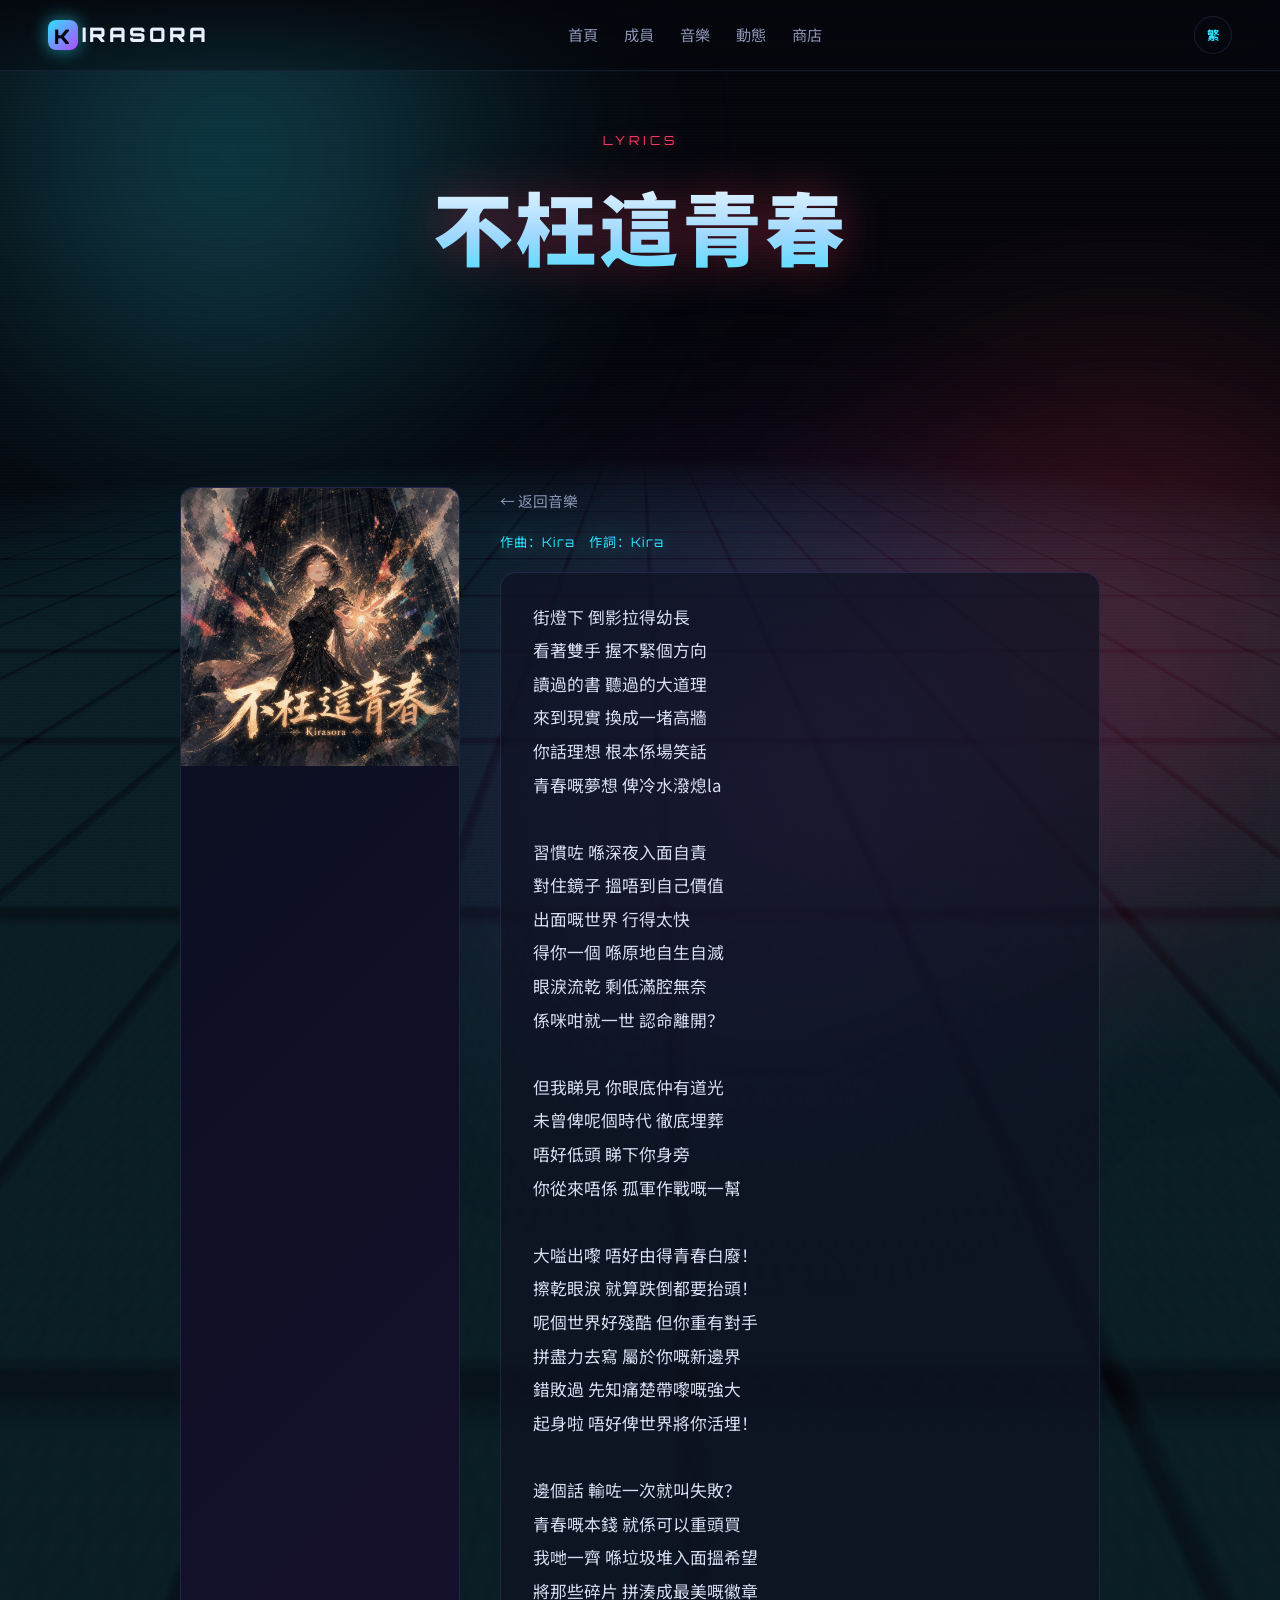
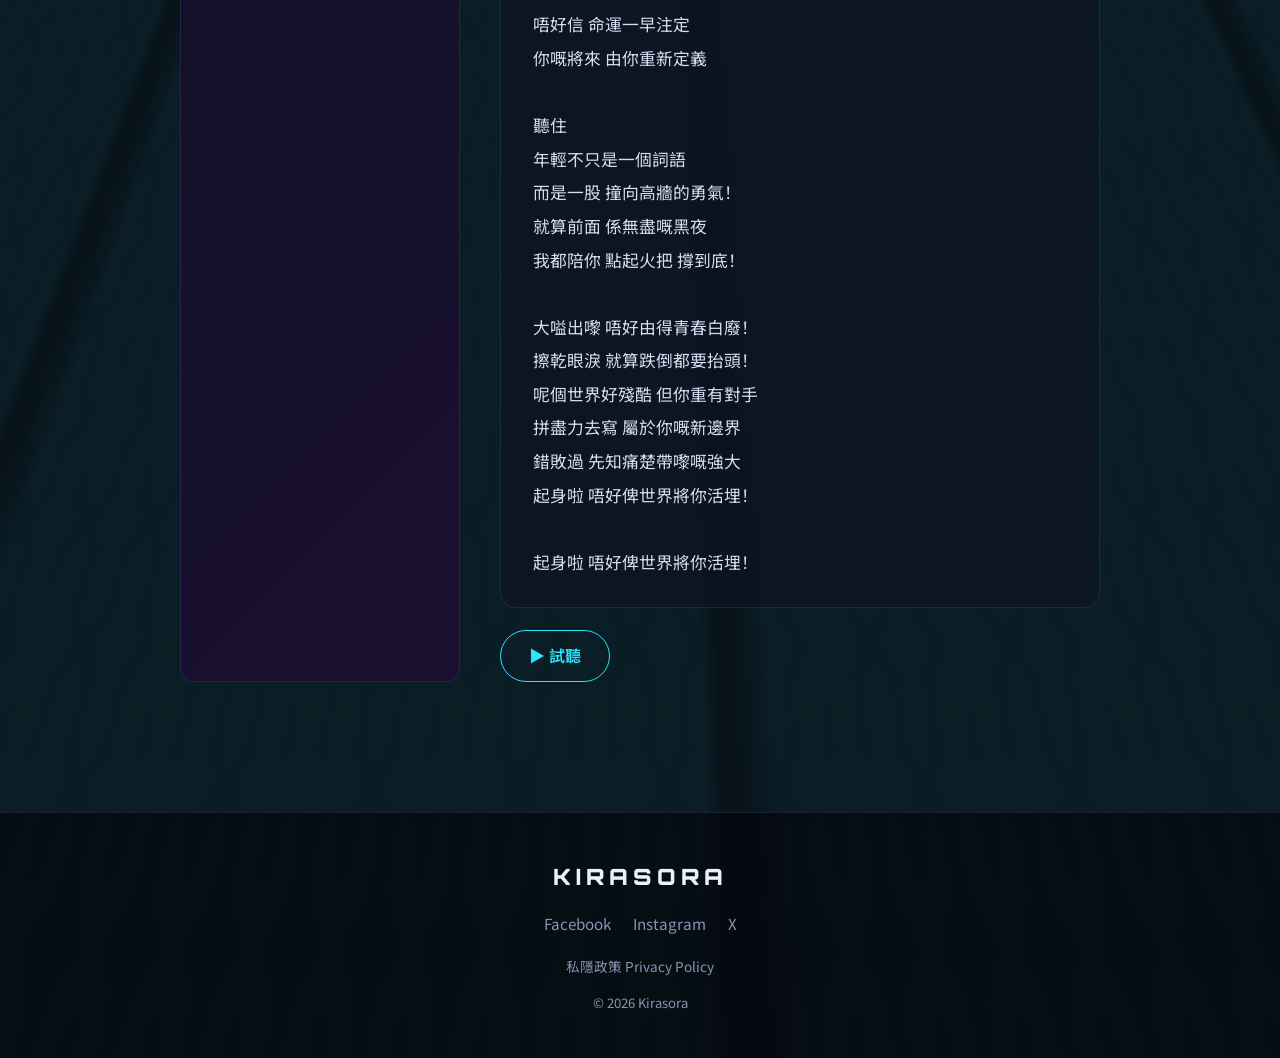
<file: lyrics.html>
<!DOCTYPE html>
<html lang="zh-Hant">
<head>
  <meta charset="UTF-8" />
  <meta name="viewport" content="width=device-width, initial-scale=1.0" />
  <title>歌詞 — KIRASORA</title>
  <meta name="description" content="KIRASORA 歌曲歌詞。" />
  <link rel="preconnect" href="https://fonts.googleapis.com" />
  <link rel="preconnect" href="https://fonts.gstatic.com" crossorigin />
  <link href="https://fonts.googleapis.com/css2?family=Orbitron:wght@500;700;900&family=Noto+Sans+SC:wght@300;400;500;700&display=swap" rel="stylesheet" />
  <link rel="stylesheet" href="styles.css" />
</head>
<body>
  <!-- 動態背景 -->
  <div class="bg-grid" aria-hidden="true"></div>
  <div class="bg-glow bg-glow--blue" aria-hidden="true"></div>
  <div class="bg-glow bg-glow--red" aria-hidden="true"></div>
  <div class="bg-glow bg-glow--purple" aria-hidden="true"></div>
  <div class="bg-scan" aria-hidden="true"></div>

  <!-- 導覽列 -->
  <header class="nav nav--scrolled" id="nav">
    <a href="index.html" class="nav__brand"><span class="nav__logo">K</span>IRASORA</a>
    <nav class="nav__links" id="navLinks">
      <a href="index.html" class="nav__link" data-i18n="nav.home">首頁</a>
      <a href="members.html" class="nav__link" data-i18n="nav.members">成員</a>
      <a href="music.html" class="nav__link is-active" data-i18n="nav.music">音樂</a>
      <a href="news.html" class="nav__link" data-i18n="nav.news">動態</a>
      <a href="shop.html" class="nav__link" data-i18n="nav.shop">商店</a>
    </nav>
    <div class="nav__actions">
    <button class="nav__lang" id="langBtn" type="button" aria-label="切換語言" data-i18n-attr="aria-label:nav.lang">繁</button>
    <button class="nav__toggle" id="navToggle" aria-label="選單" data-i18n-attr="aria-label:nav.menu"><span></span><span></span><span></span></button>
    </div>
  </header>

  <!-- 頁面標題 -->
  <section class="page-hero page-hero--alt">
    <p class="page-hero__kicker">LYRICS</p>
    <h1 class="page-hero__title" id="lyricTitle">—</h1>
  </section>

  <!-- 歌詞 -->
  <section class="section" id="lyric">
    <div class="lyric">
      <div class="lyric__cover" id="lyricCoverBox">
        <img id="lyricCover" src="" alt="" />
        <span class="lyric__ph" id="lyricPh" style="display:none;"></span>
      </div>
      <div class="lyric__body">
        <a class="lyric__back" href="music.html" data-i18n="lyrics.back">← 返回音樂</a>
        <p class="lyric__credit" id="lyricCredit"></p>
        <pre class="lyric__text" id="lyricText"></pre>
        <a class="lyric__play" id="lyricPlay" href="#" target="_blank" rel="noopener" data-i18n="lyrics.listen">▶ 試聽</a>
      </div>
    </div>
  </section>

  <!-- 頁尾 -->
  <footer class="footer">
    <div class="footer__brand">KIRASORA</div>
    <nav class="footer__social">
      <a href="https://www.facebook.com/kirasora.official" target="_blank" rel="noopener" aria-label="Facebook">Facebook</a>
      <a href="https://www.instagram.com/kirasora.band/" target="_blank" rel="noopener" aria-label="Instagram">Instagram</a>
      <a href="https://x.com/Kirasora_offcl" target="_blank" rel="noopener" aria-label="X">X</a>
    </nav>
    <nav class="footer__links">
      <a href="privacy.html" data-i18n="footer.privacy">私隱政策 Privacy Policy</a>
    </nav>
    <p class="footer__copy">&copy; 2026 Kirasora</p>
  </footer>

  <script src="lyrics-data.js?v=20260727e"></script>
  <script>
    (function () {
      var params = new URLSearchParams(location.search);
      var id = params.get('song') || 'bu-wang-zhe-qing-chun';
      var catalog = window.KIRASORA_LYRICS || {};
      var data = catalog[id] || null;
      var titleEl = document.getElementById('lyricTitle');
      var coverBox = document.getElementById('lyricCoverBox');
      var coverImg = document.getElementById('lyricCover');
      var phEl = document.getElementById('lyricPh');
      var textEl = document.getElementById('lyricText');
      var playEl = document.getElementById('lyricPlay');
      var creditEl = document.getElementById('lyricCredit');

      if (!data) {
        titleEl.textContent = '—';
        textEl.textContent = '（找不到這首歌）';
        if (playEl) playEl.style.display = 'none';
        console.warn('[lyrics] missing song id:', id, 'known:', Object.keys(catalog));
        return;
      }

      titleEl.textContent = data.title;
      document.title = data.title + ' — 歌詞 · KIRASORA';
      textEl.textContent = data.lyrics || '（歌詞整理中）';
      playEl.href = data.spotify || '#';
      creditEl.textContent = data.credit || '';
      creditEl.style.display = data.credit ? '' : 'none';

      if (data.cover) {
        coverImg.src = data.cover;
        coverImg.alt = data.title + ' 封面';
        coverImg.style.display = '';
        phEl.style.display = 'none';
        coverBox.classList.remove('is-ph');
      } else {
        coverImg.style.display = 'none';
        phEl.textContent = data.title;
        phEl.style.display = '';
        coverBox.classList.add('is-ph');
      }
    })();
  </script>
  <script src="i18n.js"></script>
  <script src="script.js"></script>
</body>
</html>
</file>
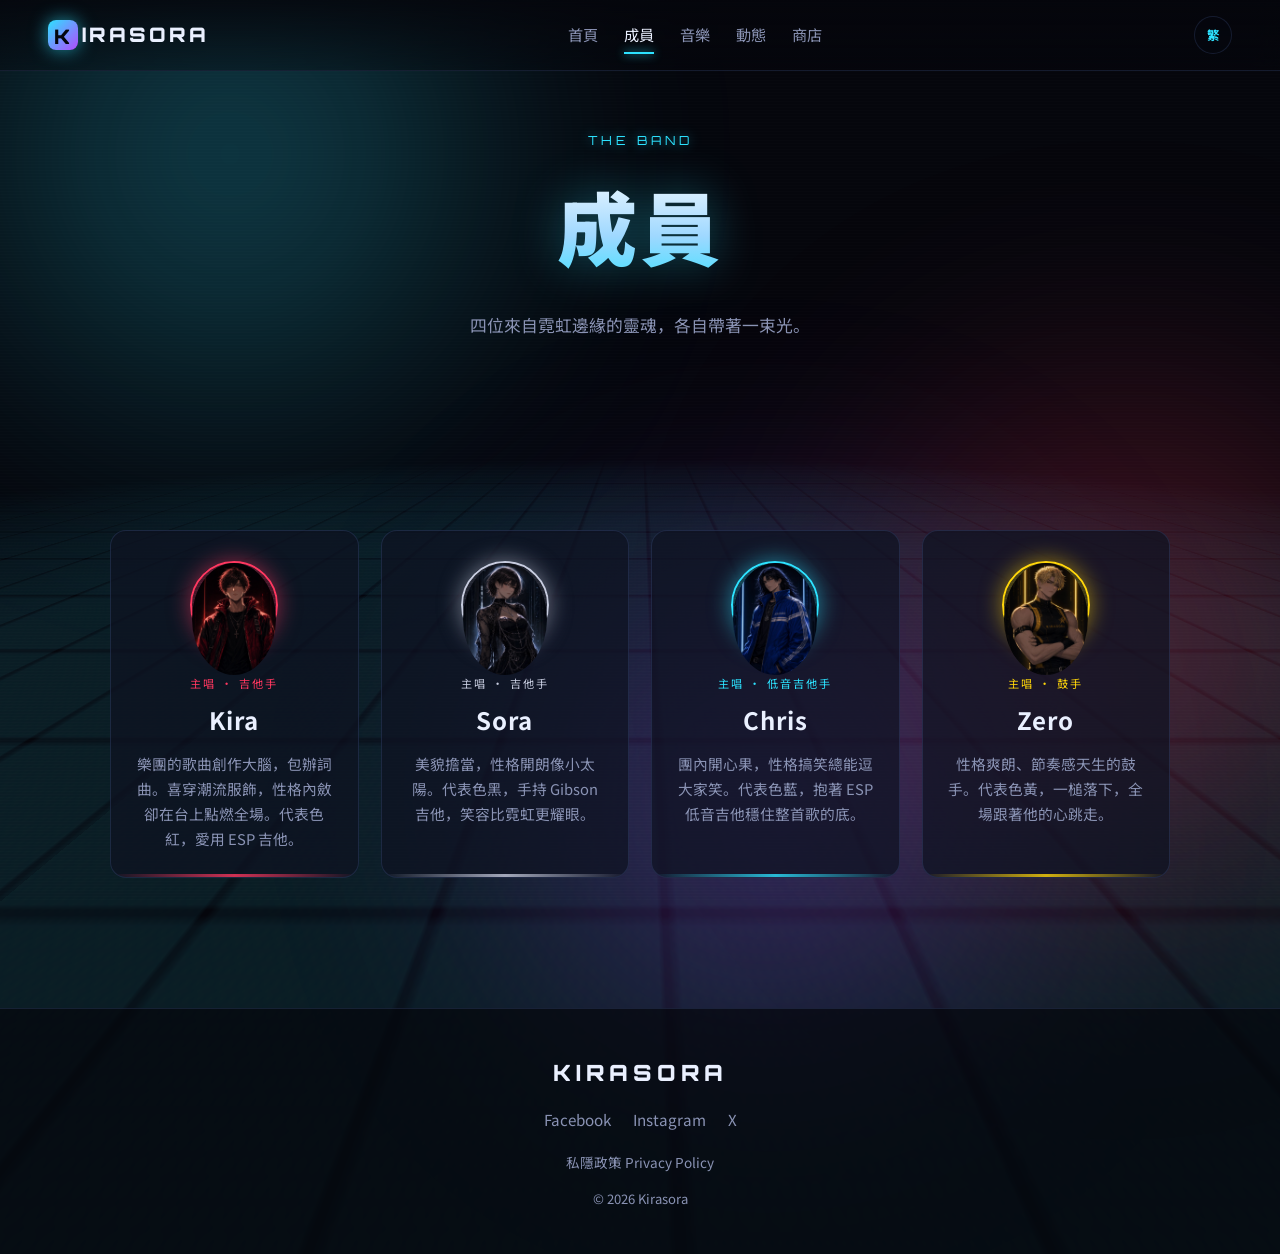
<file: members.html>
<!DOCTYPE html>
<html lang="zh-Hant">
<head>
  <meta charset="UTF-8" />
  <meta name="viewport" content="width=device-width, initial-scale=1.0" />
  <title>成員 — KIRASORA</title>
  <meta name="description" content="KIRASORA 成員介紹：Kira、Sora、Chris、Zero — 四位來自霓虹邊緣的靈魂。" />
  <link rel="preconnect" href="https://fonts.googleapis.com" />
  <link rel="preconnect" href="https://fonts.gstatic.com" crossorigin />
  <link href="https://fonts.googleapis.com/css2?family=Orbitron:wght@500;700;900&family=Noto+Sans+SC:wght@300;400;500;700&display=swap" rel="stylesheet" />
  <link rel="stylesheet" href="styles.css" />
</head>
<body>
  <!-- 動態背景 -->
  <div class="bg-grid" aria-hidden="true"></div>
  <div class="bg-glow bg-glow--blue" aria-hidden="true"></div>
  <div class="bg-glow bg-glow--red" aria-hidden="true"></div>
  <div class="bg-glow bg-glow--purple" aria-hidden="true"></div>
  <div class="bg-scan" aria-hidden="true"></div>

  <!-- 導覽列 -->
  <header class="nav nav--scrolled" id="nav">
    <a href="index.html" class="nav__brand"><span class="nav__logo">K</span>IRASORA</a>
    <nav class="nav__links" id="navLinks">
      <a href="index.html" class="nav__link" data-i18n="nav.home">首頁</a>
      <a href="members.html" class="nav__link is-active" data-i18n="nav.members">成員</a>
      <a href="music.html" class="nav__link" data-i18n="nav.music">音樂</a>
      <a href="news.html" class="nav__link" data-i18n="nav.news">動態</a>
      <a href="shop.html" class="nav__link" data-i18n="nav.shop">商店</a>
    </nav>
    <div class="nav__actions">
    <button class="nav__lang" id="langBtn" type="button" aria-label="切換語言" data-i18n-attr="aria-label:nav.lang">繁</button>
    <button class="nav__toggle" id="navToggle" aria-label="選單" data-i18n-attr="aria-label:nav.menu"><span></span><span></span><span></span></button>
    </div>
  </header>

  <!-- 頁面標題 -->
  <section class="page-hero">
    <p class="page-hero__kicker">THE BAND</p>
    <h1 class="page-hero__title" data-i18n="members.title">成員</h1>
    <p class="page-hero__lead" data-i18n="members.lead">四位來自霓虹邊緣的靈魂，各自帶著一束光。</p>
  </section>

  <!-- 成員 -->
  <section class="section" id="members">
    <div class="members">
      <!-- Kira -->
      <article class="member reveal" style="--accent: var(--red); --accent-ink: var(--red);">
        <div class="member__avatar"><img src="assets/member-kira.jpg" alt="Kira — 主唱·吉他手" width="200" height="200" /></div>
        <div class="member__body">
          <p class="member__role" data-i18n="members.role.kira">主唱 · 吉他手</p>
          <h3 class="member__name">Kira</h3>
          <p class="member__desc" data-i18n="members.desc.kira">樂團的歌曲創作大腦，包辦詞曲。喜穿潮流服飾，性格內斂卻在台上點燃全場。代表色紅，愛用 ESP 吉他。</p>
        </div>
        <div class="member__bar"></div>
      </article>

      <!-- Sora -->
      <article class="member reveal" style="--accent: #0c0c14; --accent-ink: #c7ccdf;">
        <div class="member__avatar"><img src="assets/member-sora.jpg" alt="Sora — 主唱·吉他手" width="200" height="200" /></div>
        <div class="member__body">
          <p class="member__role" data-i18n="members.role.sora">主唱 · 吉他手</p>
          <h3 class="member__name">Sora</h3>
          <p class="member__desc" data-i18n="members.desc.sora">美貌擔當，性格開朗像小太陽。代表色黑，手持 Gibson 吉他，笑容比霓虹更耀眼。</p>
        </div>
        <div class="member__bar"></div>
      </article>

      <!-- Chris -->
      <article class="member reveal" style="--accent: var(--blue); --accent-ink: var(--blue);">
        <div class="member__avatar"><img src="assets/member-chris.jpg" alt="Chris — 主唱·低音吉他手" width="200" height="200" /></div>
        <div class="member__body">
          <p class="member__role" data-i18n="members.role.chris">主唱 · 低音吉他手</p>
          <h3 class="member__name">Chris</h3>
          <p class="member__desc" data-i18n="members.desc.chris">團內開心果，性格搞笑總能逗大家笑。代表色藍，抱著 ESP 低音吉他穩住整首歌的底。</p>
        </div>
        <div class="member__bar"></div>
      </article>

      <!-- Zero -->
      <article class="member reveal" style="--accent: var(--yellow); --accent-ink: var(--yellow);">
        <div class="member__avatar"><img src="assets/member-zero.jpg" alt="Zero — 主唱·鼓手" width="200" height="200" /></div>
        <div class="member__body">
          <p class="member__role" data-i18n="members.role.zero">主唱 · 鼓手</p>
          <h3 class="member__name">Zero</h3>
          <p class="member__desc" data-i18n="members.desc.zero">性格爽朗、節奏感天生的鼓手。代表色黃，一槌落下，全場跟著他的心跳走。</p>
        </div>
        <div class="member__bar"></div>
      </article>
    </div>
  </section>

  <!-- 頁尾 -->
  <footer class="footer">
    <div class="footer__brand">KIRASORA</div>
    <nav class="footer__social">
      <a href="https://www.facebook.com/kirasora.official" target="_blank" rel="noopener" aria-label="Facebook">Facebook</a>
      <a href="https://www.instagram.com/kirasora.band/" target="_blank" rel="noopener" aria-label="Instagram">Instagram</a>
      <a href="https://x.com/Kirasora_offcl" target="_blank" rel="noopener" aria-label="X">X</a>
    </nav>
    <nav class="footer__links">
      <a href="privacy.html" data-i18n="footer.privacy">私隱政策 Privacy Policy</a>
    </nav>
    <p class="footer__copy">&copy; 2026 Kirasora</p>
  </footer>

  <script src="i18n.js"></script>
  <script src="script.js"></script>
</body>
</html>
</file>
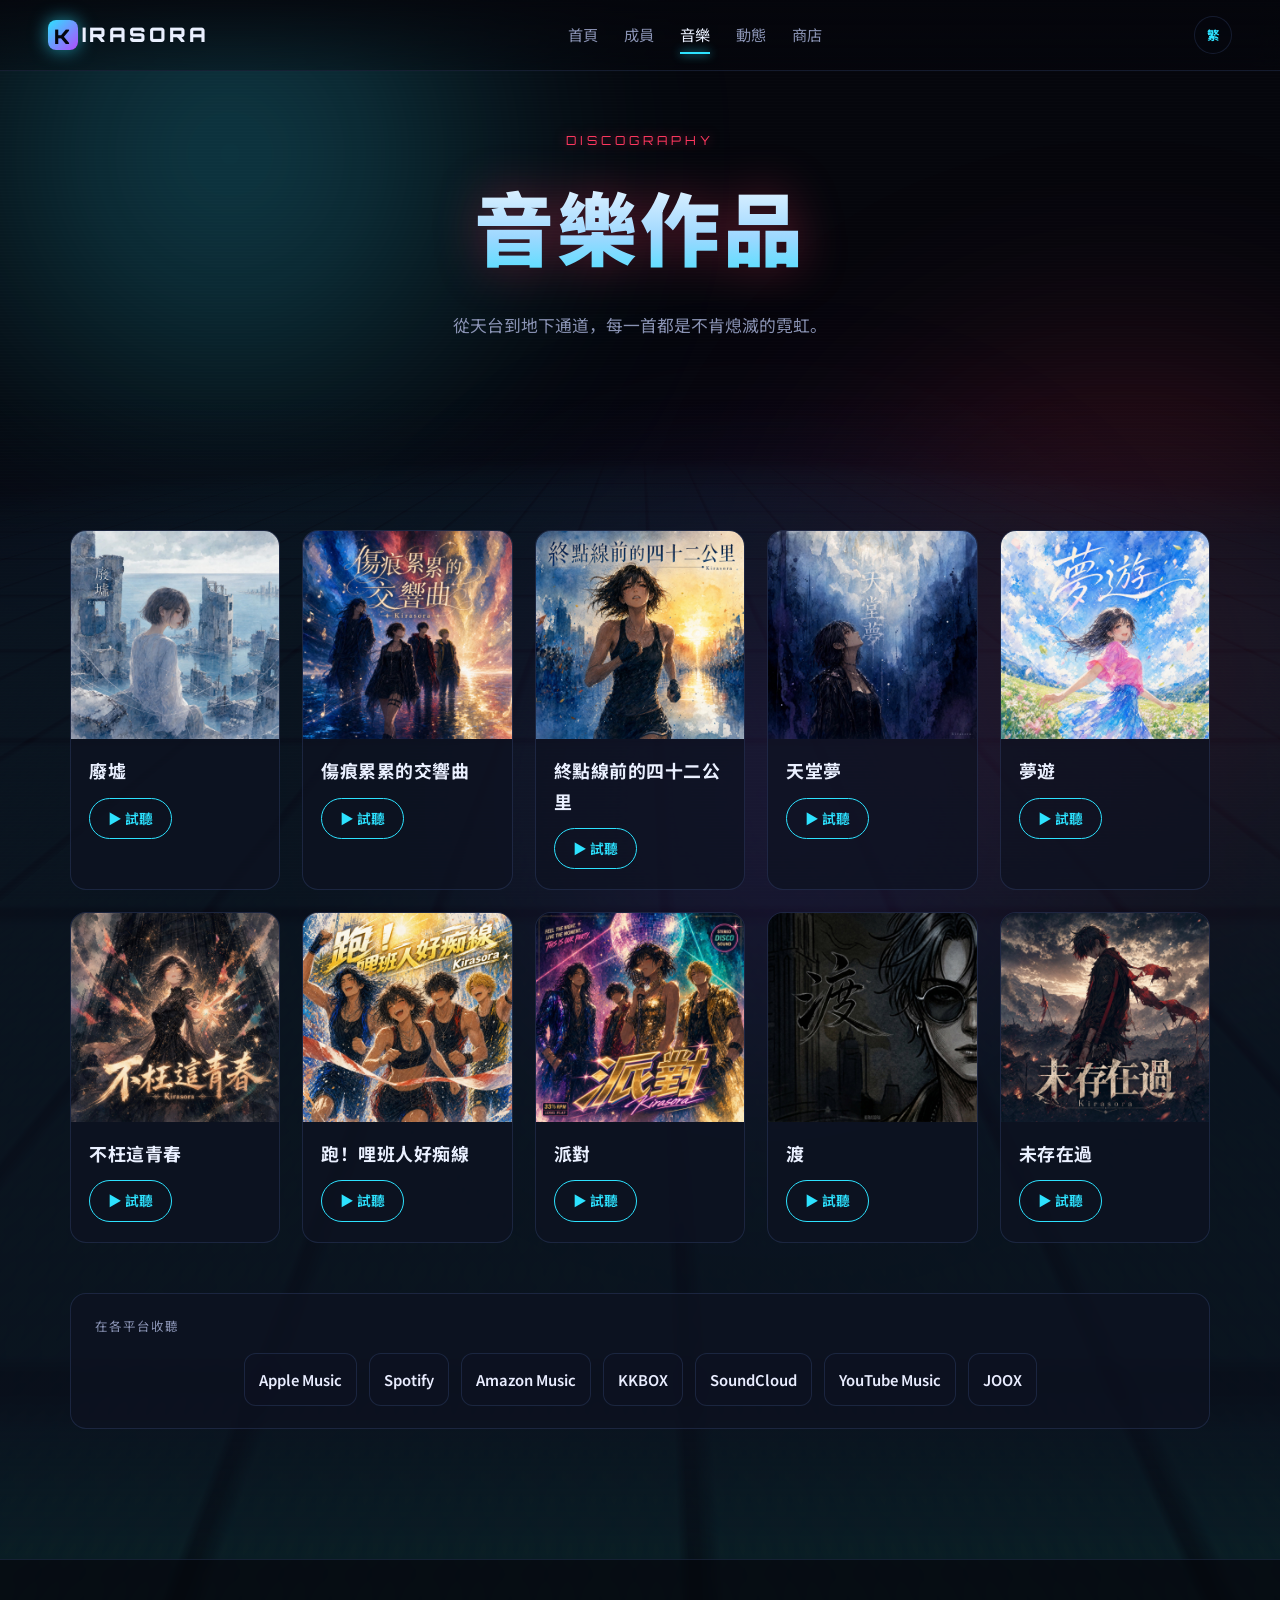
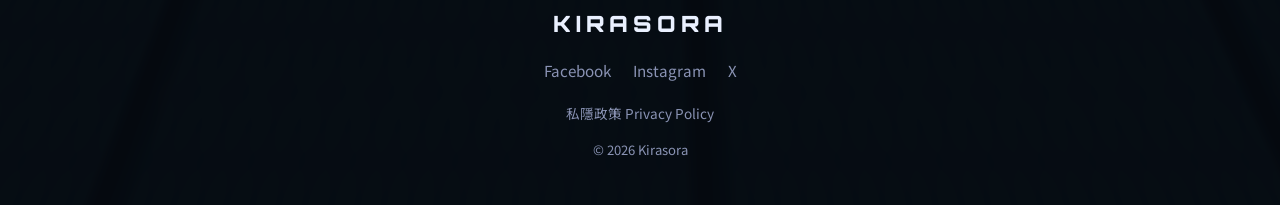
<file: music.html>
<!DOCTYPE html>
<html lang="zh-Hant">
<head>
  <meta charset="UTF-8" />
  <meta name="viewport" content="width=device-width, initial-scale=1.0" />
  <title>音樂作品 — KIRASORA</title>
  <meta name="description" content="KIRASORA 音樂作品：廢墟、傷痕累累的交響曲、終點線前的四十二公里、天堂夢、夢遊、不枉這青春、跑！哩班人好痴線、派對、渡、未存在過。於 Spotify、Apple Music、KKBOX 等平台收聽。" />
  <link rel="preconnect" href="https://fonts.googleapis.com" />
  <link rel="preconnect" href="https://fonts.gstatic.com" crossorigin />
  <link href="https://fonts.googleapis.com/css2?family=Orbitron:wght@500;700;900&family=Noto+Sans+SC:wght@300;400;500;700&display=swap" rel="stylesheet" />
  <link rel="stylesheet" href="styles.css" />
</head>
<body>
  <!-- 動態背景 -->
  <div class="bg-grid" aria-hidden="true"></div>
  <div class="bg-glow bg-glow--blue" aria-hidden="true"></div>
  <div class="bg-glow bg-glow--red" aria-hidden="true"></div>
  <div class="bg-glow bg-glow--purple" aria-hidden="true"></div>
  <div class="bg-scan" aria-hidden="true"></div>

  <!-- 導覽列 -->
  <header class="nav nav--scrolled" id="nav">
    <a href="index.html" class="nav__brand"><span class="nav__logo">K</span>IRASORA</a>
    <nav class="nav__links" id="navLinks">
      <a href="index.html" class="nav__link" data-i18n="nav.home">首頁</a>
      <a href="members.html" class="nav__link" data-i18n="nav.members">成員</a>
      <a href="music.html" class="nav__link is-active" data-i18n="nav.music">音樂</a>
      <a href="news.html" class="nav__link" data-i18n="nav.news">動態</a>
      <a href="shop.html" class="nav__link" data-i18n="nav.shop">商店</a>
    </nav>
    <div class="nav__actions">
    <button class="nav__lang" id="langBtn" type="button" aria-label="切換語言" data-i18n-attr="aria-label:nav.lang">繁</button>
    <button class="nav__toggle" id="navToggle" aria-label="選單" data-i18n-attr="aria-label:nav.menu"><span></span><span></span><span></span></button>
    </div>
  </header>

  <!-- 頁面標題 -->
  <section class="page-hero page-hero--alt">
    <p class="page-hero__kicker">DISCOGRAPHY</p>
    <h1 class="page-hero__title" data-i18n="music.title">音樂作品</h1>
    <p class="page-hero__lead" data-i18n="music.lead">從天台到地下通道，每一首都是不肯熄滅的霓虹。</p>
  </section>

  <!-- 音樂作品 -->
  <section class="section section--alt" id="music">
    <div class="tracks-grid">
      <article class="track-card reveal">
        <a class="track-card__cover" href="lyrics.html?song=fei-xu">
          <img src="assets/fei-xu.jpg" alt="廢墟 單曲封面" />
        </a>
        <div class="track-card__body">
          <h3 class="track-card__title">廢墟</h3>
          <a class="track-card__play" href="https://open.spotify.com/album/16n5ZDvb83IExaxChVoXBi?si=Ocnc3lFVSHCnvJXQBXkGrg" target="_blank" rel="noopener">▶ 試聽</a>
        </div>
      </article>

      <article class="track-card reveal">
        <a class="track-card__cover" href="lyrics.html?song=shang-hen-lei-lei-de-jiao-xiang-qu">
          <img src="assets/shang-hen-lei-lei-de-jiao-xiang-qu.jpg" alt="傷痕累累的交響曲 單曲封面" />
        </a>
        <div class="track-card__body">
          <h3 class="track-card__title">傷痕累累的交響曲</h3>
          <a class="track-card__play" href="https://kkbox.fm/yaJvfx" target="_blank" rel="noopener">▶ 試聽</a>
        </div>
      </article>

      <article class="track-card reveal">
        <a class="track-card__cover" href="lyrics.html?song=zhong-dian-xian-qian-de-si-shi-er-gong-li">
          <img src="assets/zhong-dian-xian-qian-de-si-shi-er-gong-li.jpg" alt="終點線前的四十二公里 單曲封面" />
        </a>
        <div class="track-card__body">
          <h3 class="track-card__title">終點線前的四十二公里</h3>
          <a class="track-card__play" href="https://kkbox.fm/yaJKyV" target="_blank" rel="noopener">▶ 試聽</a>
        </div>
      </article>

      <article class="track-card reveal">
        <a class="track-card__cover" href="lyrics.html?song=tian-tang-meng">
          <img src="assets/tian-tang-meng.jpg" alt="天堂夢 單曲封面" />
        </a>
        <div class="track-card__body">
          <h3 class="track-card__title">天堂夢</h3>
          <a class="track-card__play" href="https://kkbox.fm/1aKP8N" target="_blank" rel="noopener">▶ 試聽</a>
        </div>
      </article>

      <article class="track-card reveal">
        <a class="track-card__cover" href="lyrics.html?song=meng-you">
          <img src="assets/meng-you.jpg" alt="夢遊 單曲封面" />
        </a>
        <div class="track-card__body">
          <h3 class="track-card__title">夢遊</h3>
          <a class="track-card__play" href="https://open.spotify.com/album/1f4e7ufjvW3zCc9qnleOJ6?si=4CXwvw2KQymazIvyJ_nlNQ" target="_blank" rel="noopener">▶ 試聽</a>
        </div>
      </article>

      <article class="track-card reveal">
        <a class="track-card__cover" href="lyrics.html?song=bu-wang-zhe-qing-chun">
          <img src="assets/not-wasting-youth.jpg" alt="不枉這青春 單曲封面" />
        </a>
        <div class="track-card__body">
          <h3 class="track-card__title">不枉這青春</h3>
          <a class="track-card__play" href="https://open.spotify.com/track/1HhZAaHtLNNIlfBJ6vW89x?si=11b059dc06544071" target="_blank" rel="noopener">▶ 試聽</a>
        </div>
      </article>

      <article class="track-card reveal">
        <a class="track-card__cover" href="lyrics.html?song=pao-lii-ban-yan-hou-ci-sin">
          <img src="assets/pao-lii-ban-yan-hou-ci-sin.jpg" alt="跑！哩班人好痴線 單曲封面" />
        </a>
        <div class="track-card__body">
          <h3 class="track-card__title">跑！哩班人好痴線</h3>
          <a class="track-card__play" href="https://open.spotify.com/track/7mUxAQLf8FTvGYwix58Oh2?si=f666e9d123944d69" target="_blank" rel="noopener">▶ 試聽</a>
        </div>
      </article>

      <article class="track-card reveal">
        <a class="track-card__cover" href="lyrics.html?song=pai-dui">
          <img src="assets/pai-dui.jpg" alt="派對 單曲封面" />
        </a>
        <div class="track-card__body">
          <h3 class="track-card__title">派對</h3>
          <a class="track-card__play" href="https://open.spotify.com/track/6lsPvnpfXMD9QdbX1kCB7Q?si=b3c20448c7e94ee8" target="_blank" rel="noopener">▶ 試聽</a>
        </div>
      </article>

      <article class="track-card reveal">
        <a class="track-card__cover" href="lyrics.html?song=dou">
          <img src="assets/dou.jpg" alt="渡 單曲封面" />
        </a>
        <div class="track-card__body">
          <h3 class="track-card__title">渡</h3>
          <a class="track-card__play" href="https://open.spotify.com/track/3KSna7HPaEsllroLXkYWxt?si=f5fb00717c32445e" target="_blank" rel="noopener">▶ 試聽</a>
        </div>
      </article>

      <article class="track-card reveal">
        <a class="track-card__cover" href="lyrics.html?song=mei-cun-zoi-gwo">
          <img src="assets/mei-cun-zoi-gwo.jpg" alt="未存在過" loading="lazy">
        </a>
        <div class="track-card__body">
          <h3 class="track-card__title">未存在過</h3>
          <a class="track-card__play" href="https://open.spotify.com/track/3F9AGPDPa020mpDmgGG1fn?si=d97edbb3260f406d" target="_blank" rel="noopener">▶ 試聽</a>
        </div>
      </article>
    </div>

    <!-- 各平台收聽 -->
    <div class="listen reveal">
      <p class="listen__title" data-i18n="music.listenTitle">在各平台收聽</p>
      <div class="listen__links">
        <a class="listen__link" href="https://music.apple.com/hk/artist/kirasora/1896743059" target="_blank" rel="noopener">Apple Music</a>
        <a class="listen__link" href="https://open.spotify.com/artist/0cV2lEdnzrEBOM6gCFncQH" target="_blank" rel="noopener">Spotify</a>
        <a class="listen__link" href="https://music.amazon.com/artists/B0G3MGJP3Z/kirasora" target="_blank" rel="noopener">Amazon Music</a>
        <a class="listen__link" href="https://kkbox.fm/mp4TuW" target="_blank" rel="noopener">KKBOX</a>
        <a class="listen__link" href="https://soundcloud.com/kirasora" target="_blank" rel="noopener">SoundCloud</a>
        <a class="listen__link" href="https://music.youtube.com/channel/UCd63vVrddWf1cQ_mevqMqmg" target="_blank" rel="noopener">YouTube Music</a>
        <a class="listen__link" href="https://www.joox.com/hk/artist/Uv6NN9OvkbCkGbbrpNldjQ==" target="_blank" rel="noopener">JOOX</a>
      </div>
    </div>
  </section>

  <!-- 頁尾 -->
  <footer class="footer">
    <div class="footer__brand">KIRASORA</div>
    <nav class="footer__social">
      <a href="https://www.facebook.com/kirasora.official" target="_blank" rel="noopener" aria-label="Facebook">Facebook</a>
      <a href="https://www.instagram.com/kirasora.band/" target="_blank" rel="noopener" aria-label="Instagram">Instagram</a>
      <a href="https://x.com/Kirasora_offcl" target="_blank" rel="noopener" aria-label="X">X</a>
    </nav>
    <nav class="footer__links">
      <a href="privacy.html" data-i18n="footer.privacy">私隱政策 Privacy Policy</a>
    </nav>
    <p class="footer__copy">&copy; 2026 Kirasora</p>
  </footer>

  <script src="i18n.js"></script>
  <script src="script.js"></script>
</body>
</html>
</file>
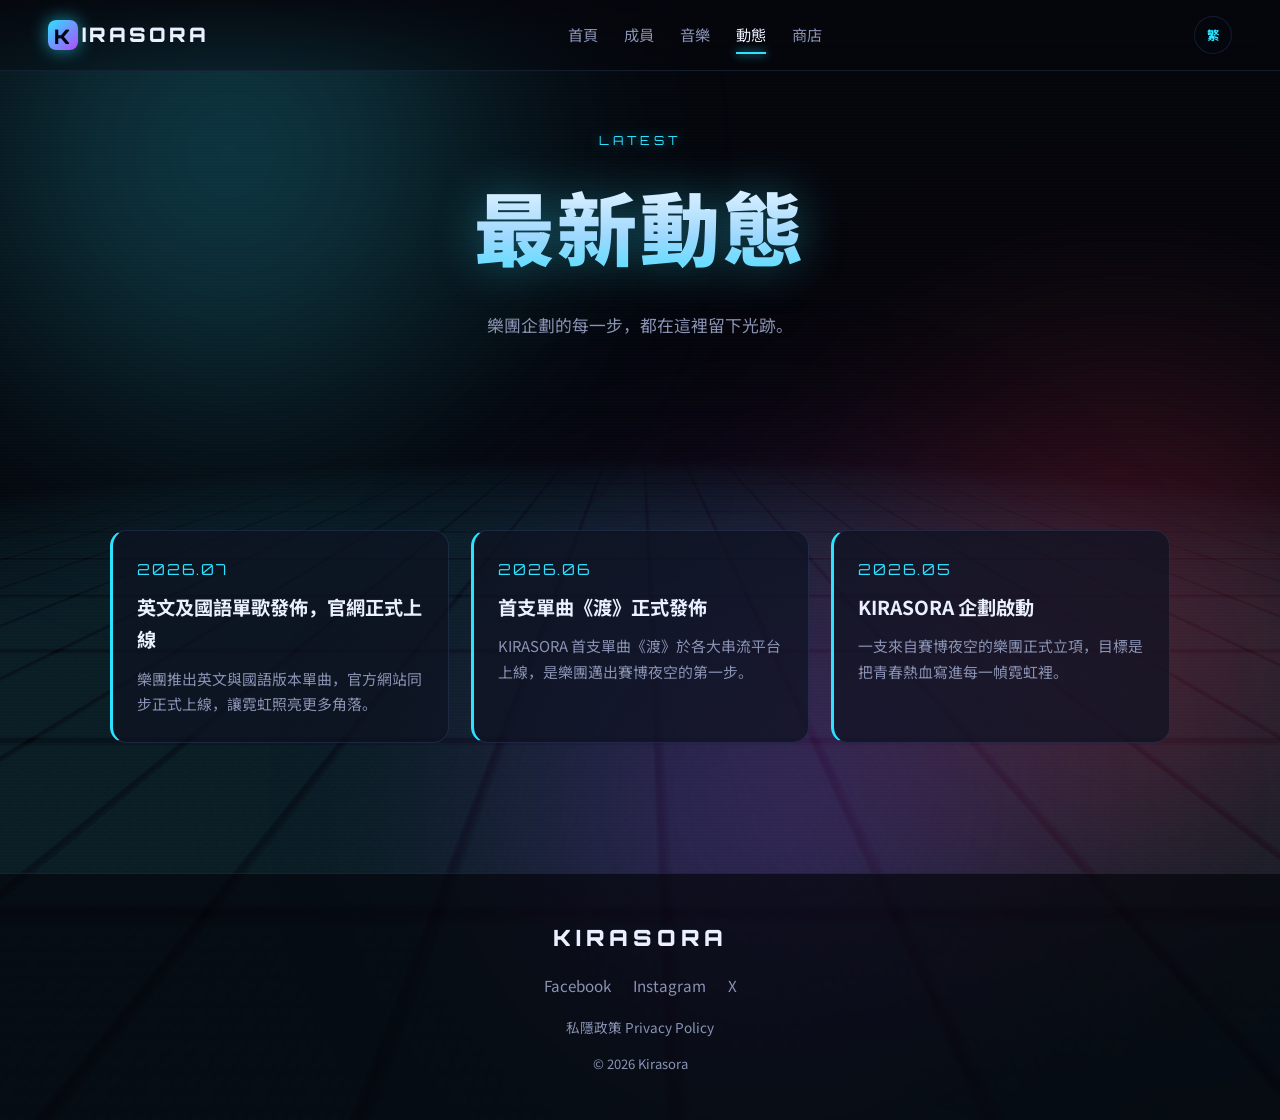
<file: news.html>
<!DOCTYPE html>
<html lang="zh-Hant">
<head>
  <meta charset="UTF-8" />
  <meta name="viewport" content="width=device-width, initial-scale=1.0" />
  <title>最新動態 — KIRASORA</title>
  <meta name="description" content="KIRASORA 最新動態：官網上線、單曲發佈、企劃啟動。" />
  <link rel="preconnect" href="https://fonts.googleapis.com" />
  <link rel="preconnect" href="https://fonts.gstatic.com" crossorigin />
  <link href="https://fonts.googleapis.com/css2?family=Orbitron:wght@500;700;900&family=Noto+Sans+SC:wght@300;400;500;700&display=swap" rel="stylesheet" />
  <link rel="stylesheet" href="styles.css" />
</head>
<body>
  <!-- 動態背景 -->
  <div class="bg-grid" aria-hidden="true"></div>
  <div class="bg-glow bg-glow--blue" aria-hidden="true"></div>
  <div class="bg-glow bg-glow--red" aria-hidden="true"></div>
  <div class="bg-glow bg-glow--purple" aria-hidden="true"></div>
  <div class="bg-scan" aria-hidden="true"></div>

  <!-- 導覽列 -->
  <header class="nav nav--scrolled" id="nav">
    <a href="index.html" class="nav__brand"><span class="nav__logo">K</span>IRASORA</a>
    <nav class="nav__links" id="navLinks">
      <a href="index.html" class="nav__link" data-i18n="nav.home">首頁</a>
      <a href="members.html" class="nav__link" data-i18n="nav.members">成員</a>
      <a href="music.html" class="nav__link" data-i18n="nav.music">音樂</a>
      <a href="news.html" class="nav__link is-active" data-i18n="nav.news">動態</a>
      <a href="shop.html" class="nav__link" data-i18n="nav.shop">商店</a>
    </nav>
    <div class="nav__actions">
    <button class="nav__lang" id="langBtn" type="button" aria-label="切換語言" data-i18n-attr="aria-label:nav.lang">繁</button>
    <button class="nav__toggle" id="navToggle" aria-label="選單" data-i18n-attr="aria-label:nav.menu"><span></span><span></span><span></span></button>
    </div>
  </header>

  <!-- 頁面標題 -->
  <section class="page-hero">
    <p class="page-hero__kicker">LATEST</p>
    <h1 class="page-hero__title" data-i18n="news.title">最新動態</h1>
    <p class="page-hero__lead" data-i18n="news.lead">樂團企劃的每一步，都在這裡留下光跡。</p>
  </section>

  <!-- 最新動態 -->
  <section class="section" id="news">
    <div class="timeline">
      <article class="news reveal">
        <p class="news__date">2026.07</p>
        <h3 class="news__title" data-i18n="news.1title">英文及國語單歌發佈，官網正式上線</h3>
        <p class="news__text" data-i18n="news.1text">樂團推出英文與國語版本單曲，官方網站同步正式上線，讓霓虹照亮更多角落。</p>
      </article>
      <article class="news reveal">
        <p class="news__date">2026.06</p>
        <h3 class="news__title" data-i18n="news.2title">首支單曲《渡》正式發佈</h3>
        <p class="news__text" data-i18n="news.2text">KIRASORA 首支單曲《渡》於各大串流平台上線，是樂團邁出賽博夜空的第一步。</p>
      </article>
      <article class="news reveal">
        <p class="news__date">2026.05</p>
        <h3 class="news__title" data-i18n="news.3title">KIRASORA 企劃啟動</h3>
        <p class="news__text" data-i18n="news.3text">一支來自賽博夜空的樂團正式立項，目標是把青春熱血寫進每一幀霓虹裡。</p>
      </article>
    </div>
  </section>

  <!-- 頁尾 -->
  <footer class="footer">
    <div class="footer__brand">KIRASORA</div>
    <nav class="footer__social">
      <a href="https://www.facebook.com/kirasora.official" target="_blank" rel="noopener" aria-label="Facebook">Facebook</a>
      <a href="https://www.instagram.com/kirasora.band/" target="_blank" rel="noopener" aria-label="Instagram">Instagram</a>
      <a href="https://x.com/Kirasora_offcl" target="_blank" rel="noopener" aria-label="X">X</a>
    </nav>
    <nav class="footer__links">
      <a href="privacy.html" data-i18n="footer.privacy">私隱政策 Privacy Policy</a>
    </nav>
    <p class="footer__copy">&copy; 2026 Kirasora</p>
  </footer>

  <script src="i18n.js"></script>
  <script src="script.js"></script>
</body>
</html>
</file>
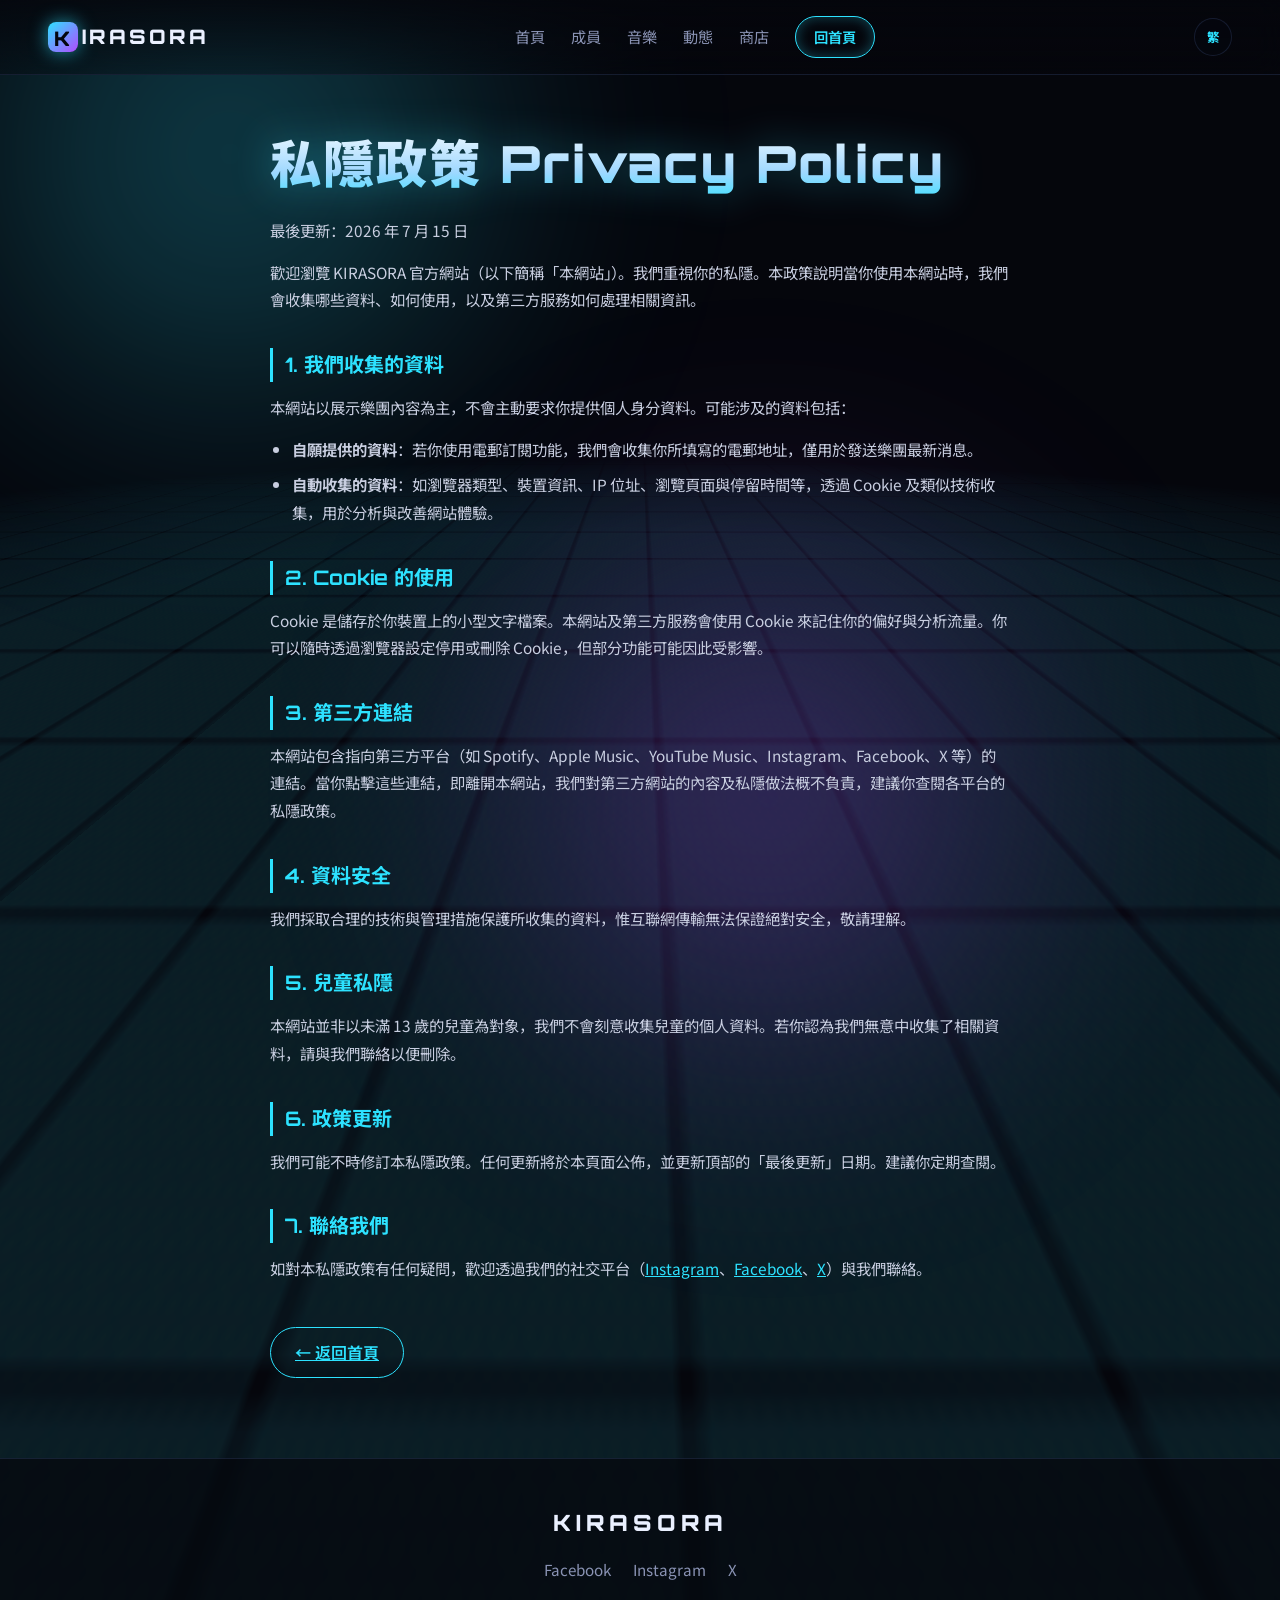
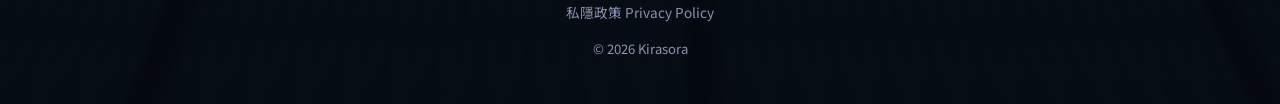
<file: privacy.html>
<!DOCTYPE html>
<html lang="zh-Hant">
<head>
  <meta charset="UTF-8" />
  <meta name="viewport" content="width=device-width, initial-scale=1.0" />
  <title data-i18n="privacy.title">私隱政策 · Privacy Policy — KIRASORA</title>
  <meta name="description" content="KIRASORA 官方網站私隱政策：說明我們如何收集、使用資料，以及 Cookie 的使用。" />
  <link rel="preconnect" href="https://fonts.googleapis.com" />
  <link rel="preconnect" href="https://fonts.gstatic.com" crossorigin />
  <link href="https://fonts.googleapis.com/css2?family=Orbitron:wght@500;700;900&family=Noto+Sans+SC:wght@300;400;500;700&display=swap" rel="stylesheet" />
  <link rel="stylesheet" href="styles.css" />
</head>
<body>
  <!-- 動態背景 -->
  <div class="bg-grid" aria-hidden="true"></div>
  <div class="bg-glow bg-glow--blue" aria-hidden="true"></div>
  <div class="bg-glow bg-glow--purple" aria-hidden="true"></div>

  <!-- 導覽列 -->
  <header class="nav" id="nav">
    <a href="index.html" class="nav__brand">
      <span class="nav__logo">K</span>IRASORA
    </a>
    <nav class="nav__links" id="navLinks">
      <a href="index.html" class="nav__link" data-i18n="nav.home">首頁</a>
      <a href="members.html" class="nav__link" data-i18n="nav.members">成員</a>
      <a href="music.html" class="nav__link" data-i18n="nav.music">音樂</a>
      <a href="news.html" class="nav__link" data-i18n="nav.news">動態</a>
      <a href="shop.html" class="nav__link" data-i18n="nav.shop">商店</a>
      <a href="index.html" class="nav__cta" data-i18n="nav.backHome">回首頁</a>
    </nav>
    <div class="nav__actions">
    <button class="nav__lang" id="langBtn" type="button" aria-label="切換語言" data-i18n-attr="aria-label:nav.lang">繁</button>
    <button class="nav__toggle" id="navToggle" aria-label="選單" data-i18n-attr="aria-label:nav.menu"><span></span><span></span><span></span></button>
    </div>
  </header>

  <!-- 私隱政策內容 -->
  <main class="legal">
    <h1 class="legal__title" data-i18n="privacy.title">私隱政策 Privacy Policy</h1>
    <p class="legal__updated" data-i18n="privacy.updated">最後更新：2026 年 7 月 15 日</p>

    <p data-i18n="privacy.intro">歡迎瀏覽 KIRASORA 官方網站（以下簡稱「本網站」）。我們重視你的私隱。本政策說明當你使用本網站時，我們會收集哪些資料、如何使用，以及第三方服務如何處理相關資訊。</p>

    <h2 data-i18n="privacy.h1">1. 我們收集的資料</h2>
    <p data-i18n="privacy.t1">本網站以展示樂團內容為主，不會主動要求你提供個人身分資料。可能涉及的資料包括：</p>
    <ul>
      <li data-i18n="privacy.li1"><strong>自願提供的資料</strong>：若你使用電郵訂閱功能，我們會收集你所填寫的電郵地址，僅用於發送樂團最新消息。</li>
      <li data-i18n="privacy.li2"><strong>自動收集的資料</strong>：如瀏覽器類型、裝置資訊、IP 位址、瀏覽頁面與停留時間等，透過 Cookie 及類似技術收集，用於分析與改善網站體驗。</li>
    </ul>

    <h2 data-i18n="privacy.h2">2. Cookie 的使用</h2>
    <p data-i18n="privacy.t2">Cookie 是儲存於你裝置上的小型文字檔案。本網站及第三方服務會使用 Cookie 來記住你的偏好與分析流量。你可以隨時透過瀏覽器設定停用或刪除 Cookie，但部分功能可能因此受影響。</p>

    <h2 data-i18n="privacy.h3">3. 第三方連結</h2>
    <p data-i18n="privacy.t3">本網站包含指向第三方平台（如 Spotify、Apple Music、YouTube Music、Instagram、Facebook、X 等）的連結。當你點擊這些連結，即離開本網站，我們對第三方網站的內容及私隱做法概不負責，建議你查閱各平台的私隱政策。</p>

    <h2 data-i18n="privacy.h4">4. 資料安全</h2>
    <p data-i18n="privacy.t4">我們採取合理的技術與管理措施保護所收集的資料，惟互聯網傳輸無法保證絕對安全，敬請理解。</p>

    <h2 data-i18n="privacy.h5">5. 兒童私隱</h2>
    <p data-i18n="privacy.t5">本網站並非以未滿 13 歲的兒童為對象，我們不會刻意收集兒童的個人資料。若你認為我們無意中收集了相關資料，請與我們聯絡以便刪除。</p>

    <h2 data-i18n="privacy.h6">6. 政策更新</h2>
    <p data-i18n="privacy.t6">我們可能不時修訂本私隱政策。任何更新將於本頁面公佈，並更新頂部的「最後更新」日期。建議你定期查閱。</p>

    <h2 data-i18n="privacy.h7">7. 聯絡我們</h2>
    <p data-i18n="privacy.t7">如對本私隱政策有任何疑問，歡迎透過我們的社交平台（<a href="https://www.instagram.com/kirasora.band/" target="_blank" rel="noopener">Instagram</a>、<a href="https://www.facebook.com/kirasora.official" target="_blank" rel="noopener">Facebook</a>、<a href="https://x.com/Kirasora_offcl" target="_blank" rel="noopener">X</a>）與我們聯絡。</p>

    <a href="index.html" class="legal__back" data-i18n="privacy.back">← 返回首頁</a>
  </main>

  <!-- 頁尾 -->
  <footer class="footer">
    <div class="footer__brand">KIRASORA</div>
    <nav class="footer__social">
      <a href="https://www.facebook.com/kirasora.official" target="_blank" rel="noopener" aria-label="Facebook">Facebook</a>
      <a href="https://www.instagram.com/kirasora.band/" target="_blank" rel="noopener" aria-label="Instagram">Instagram</a>
      <a href="https://x.com/Kirasora_offcl" target="_blank" rel="noopener" aria-label="X">X</a>
    </nav>
    <nav class="footer__links">
      <a href="privacy.html" data-i18n="footer.privacy">私隱政策 Privacy Policy</a>
    </nav>
    <p class="footer__copy">&copy; 2026 Kirasora</p>
  </footer>

  <script src="i18n.js"></script>
  <script src="script.js"></script>
</body>
</html>
</file>
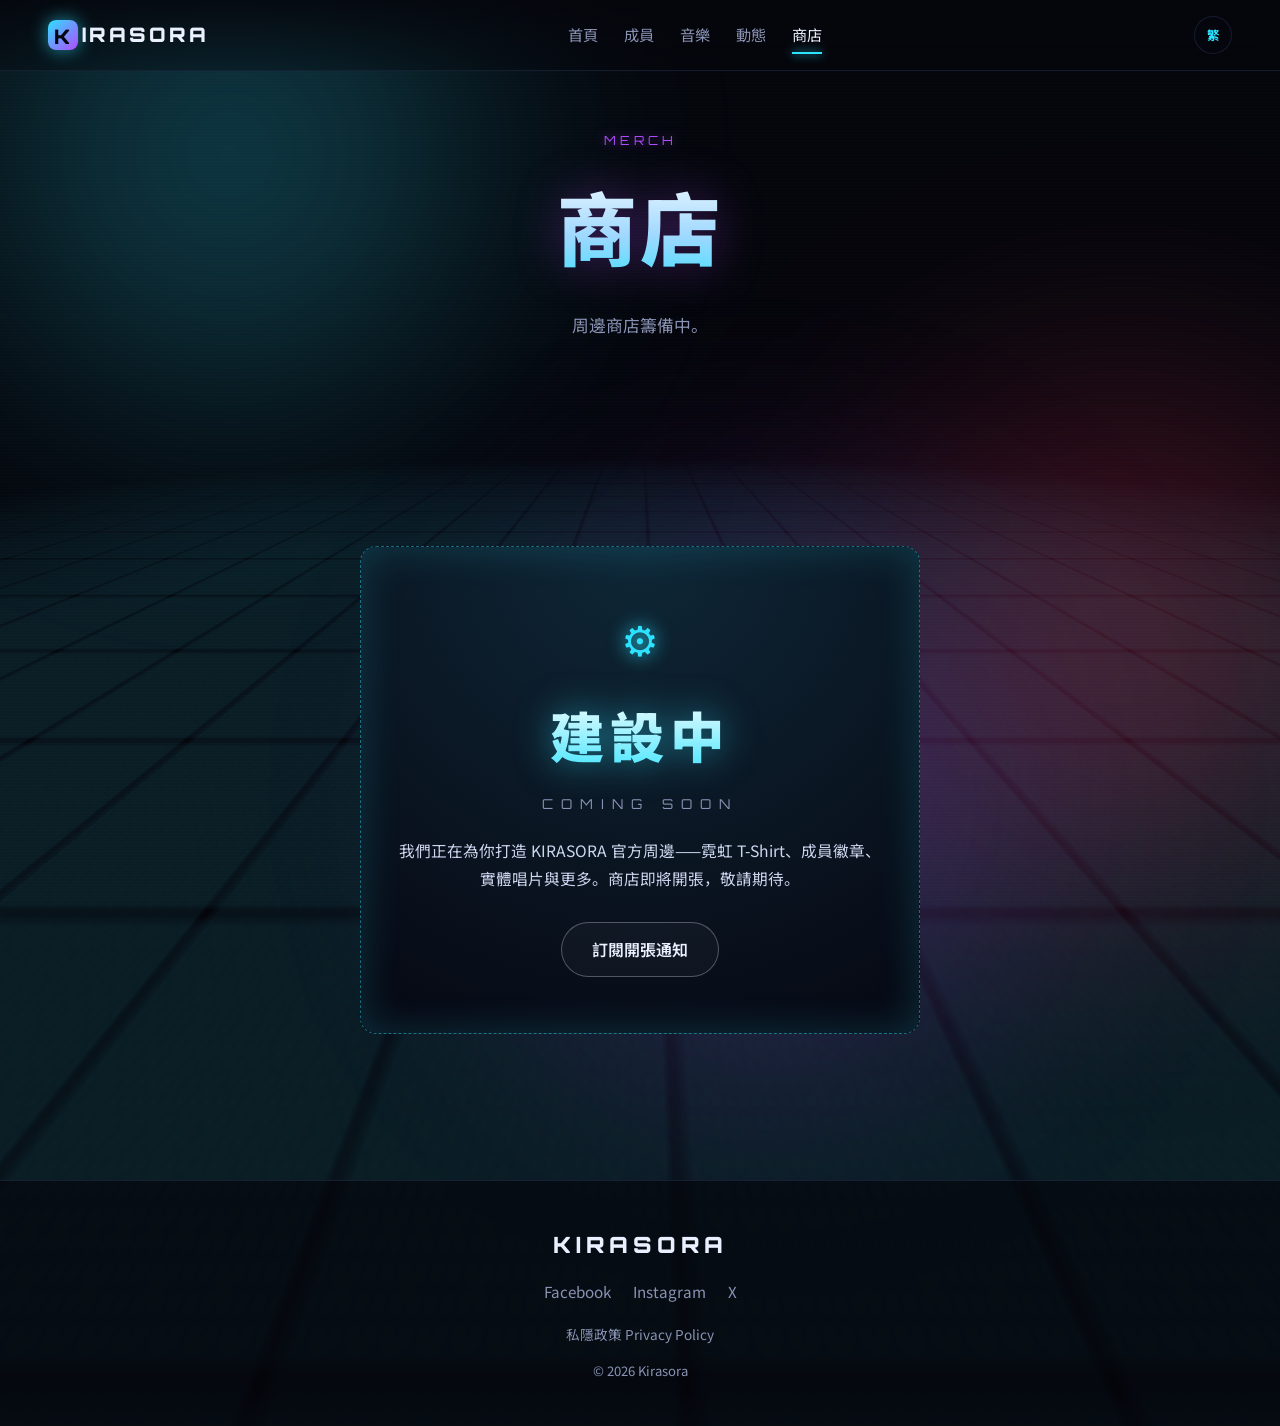
<file: shop.html>
<!DOCTYPE html>
<html lang="zh-Hant">
<head>
  <meta charset="UTF-8" />
  <meta name="viewport" content="width=device-width, initial-scale=1.0" />
  <title>商店 — KIRASORA</title>
  <meta name="description" content="KIRASORA 官方周邊商店。" />
  <link rel="preconnect" href="https://fonts.googleapis.com" />
  <link rel="preconnect" href="https://fonts.gstatic.com" crossorigin />
  <link href="https://fonts.googleapis.com/css2?family=Orbitron:wght@500;700;900&family=Noto+Sans+SC:wght@300;400;500;700&display=swap" rel="stylesheet" />
  <link rel="stylesheet" href="styles.css" />
</head>
<body>
  <!-- 動態背景 -->
  <div class="bg-grid" aria-hidden="true"></div>
  <div class="bg-glow bg-glow--blue" aria-hidden="true"></div>
  <div class="bg-glow bg-glow--red" aria-hidden="true"></div>
  <div class="bg-glow bg-glow--purple" aria-hidden="true"></div>
  <div class="bg-scan" aria-hidden="true"></div>

  <!-- 導覽列 -->
  <header class="nav nav--scrolled" id="nav">
    <a href="index.html" class="nav__brand"><span class="nav__logo">K</span>IRASORA</a>
    <nav class="nav__links" id="navLinks">
      <a href="index.html" class="nav__link" data-i18n="nav.home">首頁</a>
      <a href="members.html" class="nav__link" data-i18n="nav.members">成員</a>
      <a href="music.html" class="nav__link" data-i18n="nav.music">音樂</a>
      <a href="news.html" class="nav__link" data-i18n="nav.news">動態</a>
      <a href="shop.html" class="nav__link is-active" data-i18n="nav.shop">商店</a>
    </nav>
    <div class="nav__actions">
    <button class="nav__lang" id="langBtn" type="button" aria-label="切換語言" data-i18n-attr="aria-label:nav.lang">繁</button>
    <button class="nav__toggle" id="navToggle" aria-label="選單" data-i18n-attr="aria-label:nav.menu"><span></span><span></span><span></span></button>
    </div>
  </header>

  <!-- 頁面標題 -->
  <section class="page-hero page-hero--shop">
    <p class="page-hero__kicker">MERCH</p>
    <h1 class="page-hero__title" data-i18n="shop.title">商店</h1>
    <p class="page-hero__lead" data-i18n="shop.lead">把霓虹帶回家。</p>
  </section>

  <!-- 商店：建設中 -->
  <section class="section" id="shop">
    <div class="shop-building reveal">
      <span class="shop-building__icon" aria-hidden="true">&#9881;</span>
      <h2 class="shop-building__title" data-i18n="shop.buildingTitle">建設中</h2>
      <p class="shop-building__sub" data-i18n="shop.buildingSub">COMING SOON</p>
      <p class="shop-building__text" data-i18n="shop.buildingText">我們正在為你打造 KIRASORA 官方周邊——霓虹 T-Shirt、成員徽章、實體唱片與更多。商店即將開張，敬請期待。</p>
      <a href="index.html#subscribe" class="btn btn--ghost btn--sm" data-i18n="shop.buildingBtn">訂閱開張通知</a>
    </div>
  </section>

  <!-- 頁尾 -->
  <footer class="footer">
    <div class="footer__brand">KIRASORA</div>
    <nav class="footer__social">
      <a href="https://www.facebook.com/kirasora.official" target="_blank" rel="noopener" aria-label="Facebook">Facebook</a>
      <a href="https://www.instagram.com/kirasora.band/" target="_blank" rel="noopener" aria-label="Instagram">Instagram</a>
      <a href="https://x.com/Kirasora_offcl" target="_blank" rel="noopener" aria-label="X">X</a>
    </nav>
    <nav class="footer__links">
      <a href="privacy.html" data-i18n="footer.privacy">私隱政策 Privacy Policy</a>
    </nav>
    <p class="footer__copy">&copy; 2026 Kirasora</p>
  </footer>

  <script src="i18n.js"></script>
  <script src="script.js"></script>
</body>
</html>
</file>
<file: styles.css>
/* ============================================================
   KIRASORA 單頁落地頁
   賽博龐克霓虹風格 / Cyberpunk Neon
   ============================================================ */

:root {
  --bg: #05060c;
  --bg-2: #0a0e1c;
  --panel: rgba(14, 18, 34, 0.72);
  --panel-line: rgba(120, 160, 255, 0.14);

  --blue: #2de2ff;
  --red: #ff3860;
  --purple: #b14bff;
  --yellow: #ffd60a;

  --text: #eaf0ff;
  --muted: #8a93b4;

  --font-display: "Orbitron", "Noto Sans SC", system-ui, sans-serif;
  --font-body: "Noto Sans SC", system-ui, -apple-system, "Segoe UI", sans-serif;

  --maxw: 1140px;
  --radius: 16px;
}

* { box-sizing: border-box; margin: 0; padding: 0; }

html { scroll-behavior: smooth; }

body {
  font-family: var(--font-body);
  background: var(--bg);
  color: var(--text);
  line-height: 1.7;
  overflow-x: hidden;
  position: relative;
  min-height: 100vh;
}

a { color: inherit; text-decoration: none; }

/* ---------- 背景層 ---------- */
.bg-grid {
  position: fixed;
  inset: 0;
  z-index: -3;
  background:
    linear-gradient(transparent 0, transparent 2px, rgba(45, 226, 255, 0.06) 3px),
    linear-gradient(90deg, transparent 0, transparent 2px, rgba(45, 226, 255, 0.06) 3px);
  background-size: 46px 46px;
  transform: perspective(420px) rotateX(58deg) scale(2.4);
  transform-origin: center 70%;
  mask-image: radial-gradient(ellipse 70% 60% at 50% 75%, #000 30%, transparent 80%);
  -webkit-mask-image: radial-gradient(ellipse 70% 60% at 50% 75%, #000 30%, transparent 80%);
  animation: gridmove 14s linear infinite;
  opacity: 0.9;
}
@keyframes gridmove {
  from { background-position: 0 0, 0 0; }
  to   { background-position: 0 46px, 46px 0; }
}

.bg-glow {
  position: fixed;
  z-index: -2;
  width: 60vw;
  height: 60vw;
  border-radius: 50%;
  filter: blur(120px);
  opacity: 0.35;
  pointer-events: none;
}
.bg-glow--blue   { top: -18vw; left: -12vw; background: radial-gradient(circle, var(--blue), transparent 65%); }
.bg-glow--red    { top: 20vw; right: -18vw; background: radial-gradient(circle, var(--red), transparent 65%); }
.bg-glow--purple { bottom: -22vw; left: 30vw; background: radial-gradient(circle, var(--purple), transparent 65%); }

.bg-scan {
  position: fixed;
  inset: 0;
  z-index: -1;
  pointer-events: none;
  background: repeating-linear-gradient(0deg, rgba(255,255,255,0.025) 0 1px, transparent 1px 3px);
  opacity: 0.5;
}

/* ---------- 導覽列 ---------- */
.nav {
  position: fixed;
  top: 0; left: 0; right: 0;
  z-index: 50;
  display: flex;
  align-items: center;
  justify-content: space-between;
  padding: 16px clamp(18px, 5vw, 48px);
  backdrop-filter: blur(14px);
  background: linear-gradient(180deg, rgba(5,6,12,0.85), rgba(5,6,12,0.35));
  border-bottom: 1px solid var(--panel-line);
  transition: padding 0.3s ease;
}
.nav--scrolled { padding-top: 10px; padding-bottom: 10px; }

.nav__brand {
  font-family: var(--font-display);
  font-weight: 900;
  font-size: 1.25rem;
  letter-spacing: 3px;
  display: flex;
  align-items: center;
  gap: 4px;
  color: var(--text);
}
.nav__logo {
  display: inline-grid;
  place-items: center;
  width: 30px; height: 30px;
  border-radius: 8px;
  background: linear-gradient(135deg, var(--blue), var(--purple));
  color: #04060f;
  font-weight: 900;
  box-shadow: 0 0 18px rgba(45,226,255,0.6);
}
.nav__links { display: flex; align-items: center; gap: 26px; }
.nav__link {
  font-size: 0.95rem;
  color: var(--muted);
  position: relative;
  transition: color 0.25s ease;
}
.nav__link::after {
  content: "";
  position: absolute;
  left: 0; bottom: -6px;
  width: 0; height: 2px;
  background: var(--blue);
  box-shadow: 0 0 10px var(--blue);
  transition: width 0.25s ease;
}
.nav__link:hover, .nav__link.is-active { color: var(--text); }
.nav__link:hover::after, .nav__link.is-active::after { width: 100%; }

.nav__cta {
  font-size: 0.9rem;
  font-weight: 600;
  padding: 8px 18px;
  border-radius: 999px;
  border: 1px solid var(--blue);
  color: var(--blue);
  box-shadow: 0 0 14px rgba(45,226,255,0.3) inset;
  transition: all 0.25s ease;
}
.nav__cta:hover { background: var(--blue); color: #04060f; box-shadow: 0 0 22px rgba(45,226,255,0.7); }

.nav__toggle { display: none; flex-direction: column; gap: 5px; background: none; border: 0; cursor: pointer; padding: 6px; }
.nav__toggle span { width: 24px; height: 2px; background: var(--text); border-radius: 2px; transition: 0.3s; }

/* 右側操作區：語言按鈕 + hamburger 靠攏 */
.nav__actions {
  display: flex;
  align-items: center;
  gap: 10px;
}

/* 語言切換（地球按鈕） */
.nav__lang {
  width: 38px; height: 38px;
  margin-left: 14px;
  border-radius: 50%;
  border: 1px solid var(--panel-line);
  background: rgba(5,7,15,0.6);
  color: var(--blue);
  font-family: var(--font-display);
  font-weight: 700;
  font-size: 0.78rem;
  cursor: pointer;
  display: grid;
  place-items: center;
  transition: 0.25s;
  flex-shrink: 0;
}
.nav__lang:hover { border-color: var(--blue); color: #fff; box-shadow: 0 0 14px rgba(45,226,255,0.55); }
.nav__lang:active { transform: scale(0.92); }

/* ---------- HERO（左右分欄：文字 + 樂團大相）---------- */
.hero {
  min-height: 100vh;
  padding: 110px clamp(18px, 4vw, 48px) 70px;
  position: relative;
  display: grid;
  place-items: center;
}

.hero__grid {
  max-width: 1180px;
  width: 100%;
  display: grid;
  grid-template-columns: 1fr 1fr;
  gap: clamp(24px, 4vw, 56px);
  align-items: center;
}

/* 左欄：文字（左對齊） */
.hero__text { text-align: left; }

.hero__title {
  font-family: var(--font-display);
  font-weight: 900;
  font-size: clamp(2.8rem, 7vw, 5.5rem);
  letter-spacing: clamp(2px, 0.8vw, 10px);
  line-height: 0.95;
  background: linear-gradient(180deg, #ffffff, #9fd8ff 55%, var(--blue));
  -webkit-background-clip: text;
  background-clip: text;
  color: transparent;
  position: relative;
  filter: drop-shadow(0 0 26px rgba(45,226,255,0.42));
}
/* 故障/雙重霓虹效果 */
.hero__title::before, .hero__title::after {
  content: attr(data-text);
  position: absolute;
  inset: 0;
  background: none;
  -webkit-background-clip: initial;
  background-clip: initial;
  color: transparent;
}
.hero__title::before { left: 2px; text-shadow: -2px 0 var(--red); clip-path: inset(0 0 0 0); animation: glitch 4.5s infinite linear alternate; opacity: 0.55; }
.hero__title::after  { left: -2px; text-shadow: 2px 0 var(--purple); animation: glitch 3.7s infinite linear alternate-reverse; opacity: 0.45; }

.hero__tagline {
  font-size: clamp(1rem, 2.2vw, 1.35rem);
  font-weight: 500;
  margin-top: 18px;
  color: #fff;
}
.hero__sub { color: var(--muted); margin-top: 10px; font-size: 0.98rem; }
.hero__actions { margin-top: 32px; display: flex; gap: 14px; flex-wrap: wrap; }

/* 右欄：樂團相片 */
.hero__visual {
  position: relative;
  display: grid; place-items: center;
}
.hero__img {
  width: 100%;
  height: auto;
  border-radius: 18px;
  object-fit: cover;
  /* 霓虹邊框 */
  box-shadow:
    0 0 0 2px rgba(45,226,255,0.25),
    0 0 30px rgba(45,226,255,0.15),
    0 0 80px rgba(177,75,255,0.12),
    0 20px 50px rgba(0,0,0,0.45);
  transition: transform 0.5s cubic-bezier(.17,.67,.29,1.33), box-shadow 0.5s ease;
  /* 微微傾斜，更有動態感 */
  transform: rotate(-1.5deg);
}
.hero__img:hover {
  transform: rotate(0deg) scale(1.02);
  box-shadow:
    0 0 0 2px rgba(45,226,255,0.5),
    0 0 44px rgba(45,226,255,0.3),
    0 0 110px rgba(177,75,255,0.2),
    0 24px 60px rgba(0,0,0,0.5);
}

/* 相片角落裝飾線（賽博風） */
.hero__visual::before,
.hero__visual::after {
  content: "";
  position: absolute;
  z-index: 1;
  pointer-events: none;
}
.hero__visual::before {
  top: -8px; right: -8px;
  width: 36px; height: 36px;
  border-top: 3px solid var(--red);
  border-right: 3px solid var(--red);
  filter: drop-shadow(0 0 8px var(--red));
}
.hero__visual::after {
  bottom: -8px; left: -8px;
  width: 36px; height: 36px;
  border-bottom: 3px solid var(--blue);
  border-left: 3px solid var(--blue);
  filter: drop-shadow(0 0 8px var(--blue));
}

/* Scroll 提示 */
.hero__scroll {
  position: absolute;
  bottom: 26px; left: 50%;
  transform: translateX(-50%);
  font-family: var(--font-display);
  font-size: 0.65rem;
  letter-spacing: 4px;
  color: var(--muted);
  display: flex; flex-direction: column; align-items: center; gap: 8px;
}
.hero__scroll span {
  width: 2px; height: 34px;
  background: linear-gradient(var(--blue), transparent);
  animation: scrolldot 1.8s ease-in-out infinite;
}
@keyframes glitch {
  0%, 92%, 100% { transform: translate(0,0); clip-path: inset(0 0 0 0); }
  93% { transform: translate(-3px, 1px); clip-path: inset(20% 0 50% 0); }
  96% { transform: translate(3px, -1px); clip-path: inset(60% 0 10% 0); }
}
@keyframes scrolldot { 0%,100% { opacity: 0.2; transform: scaleY(0.5); } 50% { opacity: 1; transform: scaleY(1); } }

/* ---------- 按鈕 ---------- */
.btn {
  font-family: var(--font-body);
  font-weight: 600;
  font-size: 1rem;
  padding: 13px 30px;
  border-radius: 999px;
  cursor: pointer;
  border: 1px solid transparent;
  transition: transform 0.2s ease, box-shadow 0.25s ease, background 0.25s ease;
  display: inline-block;
}
.btn--primary {
  background: linear-gradient(135deg, var(--blue), var(--purple));
  color: #04060f;
  box-shadow: 0 0 22px rgba(45,226,255,0.45);
}
.btn--primary:hover { transform: translateY(-2px); box-shadow: 0 0 34px rgba(45,226,255,0.75); }
.btn--ghost {
  border-color: rgba(255,255,255,0.28);
  color: var(--text);
  background: rgba(255,255,255,0.03);
}
.btn--ghost:hover { border-color: var(--blue); color: var(--blue); box-shadow: 0 0 18px rgba(45,226,255,0.3); }

/* ---------- 區塊通用 ---------- */
.section {
  max-width: var(--maxw);
  margin: 0 auto;
  padding: clamp(70px, 11vw, 130px) clamp(18px, 5vw, 40px);
}
.section--alt {
  max-width: none;
  background: linear-gradient(180deg, rgba(10,14,28,0) 0%, rgba(10,14,28,0.6) 12%, rgba(10,14,28,0.6) 88%, rgba(10,14,28,0) 100%);
}
.section--alt > * { max-width: var(--maxw); margin-left: auto; margin-right: auto; }

.section__head { text-align: center; margin-bottom: 56px; }
.section__kicker {
  font-family: var(--font-display);
  letter-spacing: 5px;
  font-size: 0.78rem;
  color: var(--accent, var(--blue));
  filter: drop-shadow(0 0 10px currentColor);
  margin-bottom: 10px;
}
.section__title {
  font-family: var(--font-display);
  font-weight: 700;
  font-size: clamp(2rem, 6vw, 3.2rem);
  letter-spacing: 2px;
}
.section__lead { color: var(--muted); margin-top: 12px; font-size: 1.02rem; }

/* ---------- 成員 ---------- */
.members {
  display: grid;
  grid-template-columns: repeat(auto-fit, minmax(230px, 1fr));
  gap: 22px;
}
.member {
  position: relative;
  background: var(--panel);
  border: 1px solid var(--panel-line);
  border-radius: var(--radius);
  padding: 30px 24px 26px;
  overflow: hidden;
  --accent-ink: var(--accent);   /* 可見霓虹色，預設等同代表色 */
  transition: transform 0.3s ease, border-color 0.3s ease, box-shadow 0.3s ease;
}
.member:hover {
  transform: translateY(-8px);
  border-color: var(--accent-ink);
  box-shadow: 0 0 34px color-mix(in srgb, var(--accent-ink) 45%, transparent);
}
.member__avatar {
  width: 88px; height: 88px;
  margin: 0 auto 26px;
  border-radius: 50%;
  display: grid; place-items: center;
  background: radial-gradient(circle at 50% 35%, color-mix(in srgb, var(--accent) 30%, #0a0e1c), #060812);
  border: 2px solid var(--accent-ink);
  box-shadow: 0 0 22px color-mix(in srgb, var(--accent-ink) 55%, transparent), inset 0 0 18px color-mix(in srgb, var(--accent-ink) 30%, transparent);
  position: relative;
}
.member__avatar::after {
  content: "";
  position: absolute; inset: 0;
  border-radius: 50%;
  background: repeating-linear-gradient(0deg, rgba(255,255,255,0.08) 0 1px, transparent 1px 4px);
  opacity: 0.5;
  pointer-events: none;
}
.member__avatar img {
  width: 100%;
  height: 100%;
  object-fit: cover;
  border-radius: 50%;
  position: relative;
  z-index: 2;
}
.member__initial {
  font-family: var(--font-display);
  font-weight: 900;
  font-size: 2.4rem;
  color: var(--accent-ink);
  text-shadow: 0 0 16px var(--accent-ink);
}
.member__body { text-align: center; }
.member__role {
  font-family: var(--font-display);
  font-size: 0.7rem;
  letter-spacing: 2px;
  color: var(--accent-ink);
  margin-bottom: 6px;
}
.member__name {
  font-size: 1.5rem;
  font-weight: 700;
  letter-spacing: 1px;
  margin-bottom: 10px;
}
.member__desc { color: var(--muted); font-size: 0.92rem; }
.member__bar {
  position: absolute;
  left: 0; bottom: 0;
  height: 3px; width: 100%;
  background: linear-gradient(90deg, transparent, var(--accent-ink), transparent);
  opacity: 0.8;
}

/* ---------- 音樂作品 ---------- */
.music { display: grid; gap: 26px; }
.release {
  display: grid;
  grid-template-columns: 220px 1fr;
  gap: 26px;
  background: var(--panel);
  border: 1px solid var(--panel-line);
  border-radius: var(--radius);
  padding: 22px;
  align-items: center;
}
.release__art {
  aspect-ratio: 1;
  border-radius: 12px;
  border: 1px solid var(--panel-line);
  overflow: hidden;
  background: #0a0f20;
}
.release__art img {
  width: 100%;
  height: 100%;
  object-fit: cover;
}
.release__eq { display: flex; gap: 6px; align-items: flex-end; height: 64px; }
.release__eq i {
  width: 8px;
  background: linear-gradient(var(--blue), var(--purple));
  border-radius: 4px;
  box-shadow: 0 0 10px rgba(45,226,255,0.6);
  animation: eq 1s ease-in-out infinite;
}
.release__eq i:nth-child(1){ height: 30%; animation-delay: 0s; }
.release__eq i:nth-child(2){ height: 80%; animation-delay: 0.2s; }
.release__eq i:nth-child(3){ height: 50%; animation-delay: 0.4s; }
.release__eq i:nth-child(4){ height: 95%; animation-delay: 0.15s; }
@keyframes eq { 0%,100% { transform: scaleY(0.4); } 50% { transform: scaleY(1); } }

.release__tag { font-family: var(--font-display); font-size: 0.75rem; letter-spacing: 2px; color: var(--blue); }
.release__title { font-size: 1.8rem; font-weight: 700; margin: 6px 0 10px; }
.release__desc { color: var(--muted); font-size: 0.95rem; margin-bottom: 16px; }
.release__play {
  background: transparent;
  border: 1px solid var(--blue);
  color: var(--blue);
  border-radius: 999px;
  padding: 9px 22px;
  font-weight: 600;
  cursor: pointer;
  transition: 0.25s;
}
.release__play:hover { background: var(--blue); color: #04060f; box-shadow: 0 0 20px rgba(45,226,255,0.6); }

.playlist {
  background: var(--panel);
  border: 1px solid var(--panel-line);
  border-radius: var(--radius);
  padding: 22px 24px;
}
.playlist__title {
  font-family: var(--font-display);
  font-size: 0.78rem;
  letter-spacing: 2px;
  color: var(--muted);
  margin-bottom: 16px;
}
.tracklist { list-style: none; display: grid; gap: 10px; margin: 0; padding: 0; }
.track {
  display: grid;
  grid-template-columns: 40px 1fr 40px;
  align-items: center;
  gap: 14px;
  padding: 14px 18px;
  background: rgba(14,18,34,0.5);
  border: 1px solid var(--panel-line);
  border-radius: 12px;
  transition: 0.25s;
}
.track:hover { border-color: var(--purple); background: rgba(177,75,255,0.08); transform: translateX(4px); }
.track__no { font-family: var(--font-display); color: var(--muted); font-size: 0.9rem; }
.track__name { font-weight: 500; color: #fff; text-decoration: none; transition: 0.25s; }
.track__name:hover { color: var(--blue); text-shadow: 0 0 12px rgba(45,226,255,0.6); }
.track__play {
  width: 34px; height: 34px;
  display: grid; place-items: center;
  border-radius: 50%;
  border: 1px solid var(--panel-line);
  background: transparent;
  color: var(--blue);
  text-decoration: none;
  font-size: 0.75rem;
  cursor: pointer;
  transition: 0.25s;
}
.track__play:hover { background: var(--blue); color: #04060f; box-shadow: 0 0 14px rgba(45,226,255,0.45); }

/* 各平台收聽 */
.listen {
  background: var(--panel);
  border: 1px solid var(--panel-line);
  border-radius: var(--radius);
  padding: 22px 24px;
}
.listen__title {
  font-family: var(--font-display);
  font-size: 0.78rem;
  letter-spacing: 2px;
  color: var(--muted);
  margin-bottom: 16px;
}
.listen__links {
  display: flex;
  flex-wrap: wrap;
  justify-content: center;
  gap: 12px;
}
.listen__link {
  display: flex;
  align-items: center;
  justify-content: center;
  text-align: center;
  padding: 13px 14px;
  border: 1px solid var(--panel-line);
  border-radius: 12px;
  color: #e9edff;
  font-weight: 600;
  font-size: 0.92rem;
  background: rgba(14,18,34,0.5);
  transition: 0.25s;
}
.listen__link:hover {
  border-color: var(--blue);
  color: #fff;
  background: rgba(45,226,255,0.1);
  box-shadow: 0 0 18px rgba(45,226,255,0.35);
  transform: translateY(-3px);
}
/* 「查看全部曲目」強調按鈕 */
.listen__link--more {
  border-color: var(--blue);
  color: var(--blue);
  background: rgba(45,226,255,0.08);
}
.listen__link--more:hover {
  background: var(--blue);
  color: #04060f;
  box-shadow: 0 0 18px rgba(45,226,255,0.45);
  transform: translateY(-3px);
}

/* 音樂作品：卡片格 */
.tracks-grid {
  display: grid;
  grid-template-columns: repeat(auto-fill, minmax(190px, 1fr));
  gap: 22px;
  margin-bottom: 50px;
}
.track-card {
  background: var(--panel);
  border: 1px solid var(--panel-line);
  border-radius: var(--radius);
  overflow: hidden;
  transition: transform 0.3s ease, border-color 0.3s ease, box-shadow 0.3s ease;
}
.track-card:hover {
  transform: translateY(-6px);
  border-color: var(--blue);
  box-shadow: 0 0 30px rgba(45,226,255,0.22);
}
.track-card__cover {
  display: block;
  aspect-ratio: 1;
  overflow: hidden;
  position: relative;
  cursor: pointer;
}
.track-card__cover img {
  width: 100%; height: 100%;
  object-fit: cover;
  transition: transform 0.4s ease;
}
.track-card:hover .track-card__cover img { transform: scale(1.06); }
.track-card__cover--ph {
  display: grid; place-items: center;
  padding: 18px;
  text-align: center;
  background:
    radial-gradient(circle at 30% 25%, rgba(45,226,255,0.35), transparent 55%),
    radial-gradient(circle at 75% 80%, rgba(177,75,255,0.35), transparent 55%),
    linear-gradient(135deg, #0a0f20, #1a1030);
}
.track-card__cover--ph::after {
  content: "歌詞 ↗";
  position: absolute;
  bottom: 10px; right: 12px;
  font-family: var(--font-display);
  font-size: 0.62rem;
  letter-spacing: 2px;
  color: var(--blue);
  opacity: 0.7;
}
a.track-card__cover--ph { cursor: pointer; }
div.track-card__cover--ph::after { content: none; }
.track-card__ph-text {
  font-family: var(--font-display);
  font-weight: 700;
  font-size: 1.02rem;
  line-height: 1.4;
  color: #eaf0ff;
  text-shadow: 0 0 14px rgba(45,226,255,0.5);
}
.track-card__body {
  padding: 16px 18px 20px;
  display: flex;
  flex-direction: column;
  align-items: flex-start;
  gap: 12px;
}
.track-card__title {
  font-size: 1.12rem;
  font-weight: 700;
  letter-spacing: 0.5px;
}
.track-card__play {
  font-size: 0.86rem;
  font-weight: 600;
  padding: 8px 18px;
  border-radius: 999px;
  border: 1px solid var(--blue);
  color: var(--blue);
  transition: 0.25s;
}
.track-card__play:hover {
  background: var(--blue);
  color: #04060f;
  box-shadow: 0 0 18px rgba(45,226,255,0.5);
}

/* ---------- 歌詞頁 ---------- */
.lyric {
  display: grid;
  grid-template-columns: 280px 1fr;
  gap: 40px;
  max-width: 920px;
  margin: 0 auto;
}
.lyric__cover {
  border-radius: 14px;
  overflow: hidden;
  border: 1px solid var(--panel-line);
  background: linear-gradient(135deg, #0a0f20, #1a1030);
}
.lyric__cover img { width: 100%; display: block; }
.lyric__cover.is-ph {
  display: grid; place-items: center;
  aspect-ratio: 1;
  padding: 20px;
  text-align: center;
}
.lyric__ph {
  font-family: var(--font-display);
  font-weight: 700;
  font-size: 1.05rem;
  color: #eaf0ff;
  text-shadow: 0 0 14px rgba(45,226,255,0.5);
  line-height: 1.4;
}
.lyric__back {
  display: inline-block;
  color: var(--muted);
  font-size: 0.92rem;
  margin-bottom: 18px;
  transition: 0.25s;
}
.lyric__credit {
  font-family: var(--font-display);
  letter-spacing: 1px;
  font-size: 0.82rem;
  color: var(--blue);
  margin-bottom: 18px;
  filter: drop-shadow(0 0 10px rgba(45,226,255,0.4));
}
.lyric__back:hover { color: var(--blue); text-shadow: 0 0 12px rgba(45,226,255,0.5); }
.lyric__text {
  font-family: var(--font-body);
  white-space: pre-wrap;
  color: #d6ddf0;
  font-size: 1.05rem;
  line-height: 2;
  background: var(--panel);
  border: 1px solid var(--panel-line);
  border-radius: var(--radius);
  padding: 28px 32px;
  margin-bottom: 22px;
}
.lyric__play {
  display: inline-block;
  padding: 11px 28px;
  border-radius: 999px;
  border: 1px solid var(--blue);
  color: var(--blue);
  font-weight: 600;
  transition: 0.25s;
}
.lyric__play:hover { background: var(--blue); color: #04060f; box-shadow: 0 0 18px rgba(45,226,255,0.5); }
@media (max-width: 760px) {
  .lyric { grid-template-columns: 1fr; }
  .lyric__cover { max-width: 240px; }
}

/* ---------- 最新動態 ---------- */
.timeline {
  display: grid;
  grid-template-columns: repeat(auto-fit, minmax(260px, 1fr));
  gap: 22px;
}
.news {
  position: relative;
  padding: 26px 24px;
  background: var(--panel);
  border: 1px solid var(--panel-line);
  border-radius: var(--radius);
  border-left: 3px solid var(--blue);
  transition: transform 0.3s ease, box-shadow 0.3s ease;
}
.news:hover { transform: translateY(-5px); box-shadow: 0 0 26px rgba(45,226,255,0.25); }
.news__date { font-family: var(--font-display); color: var(--blue); font-size: 0.95rem; letter-spacing: 2px; margin-bottom: 8px; }
.news__title { font-size: 1.2rem; font-weight: 700; margin-bottom: 10px; }
.news__text { color: var(--muted); font-size: 0.93rem; }

/* ---------- 訂閱 ---------- */
.subscribe { display: grid; place-items: center; }
.subscribe__card {
  width: min(640px, 100%);
  text-align: center;
  background: var(--panel);
  border: 1px solid var(--panel-line);
  border-radius: 22px;
  padding: clamp(34px, 6vw, 56px);
  box-shadow: 0 0 50px rgba(45,226,255,0.15);
}
.subscribe__title { font-family: var(--font-display); font-size: clamp(1.6rem, 5vw, 2.4rem); letter-spacing: 1px; }
.subscribe__lead { color: var(--muted); margin: 12px 0 26px; }
.subscribe__form { display: flex; gap: 12px; justify-content: center; flex-wrap: wrap; }
.subscribe__input {
  flex: 1 1 260px;
  padding: 13px 18px;
  border-radius: 999px;
  border: 1px solid var(--panel-line);
  background: rgba(5,7,15,0.6);
  color: var(--text);
  font-size: 1rem;
  font-family: var(--font-body);
  outline: none;
  transition: 0.25s;
}
.subscribe__input:focus { border-color: var(--blue); box-shadow: 0 0 16px rgba(45,226,255,0.3); }
.subscribe__note { color: var(--muted); font-size: 0.85rem; margin-top: 16px; }

/* ---------- 頁尾 ---------- */
.footer {
  border-top: 1px solid var(--panel-line);
  padding: 44px clamp(18px, 5vw, 40px);
  text-align: center;
  background: rgba(5,6,12,0.7);
}
.footer__brand { font-family: var(--font-display); font-weight: 900; letter-spacing: 5px; font-size: 1.4rem; margin-bottom: 16px; }
.footer__social { display: flex; gap: 22px; justify-content: center; margin-bottom: 18px; }
.footer__social a { color: var(--muted); font-size: 0.95rem; transition: 0.25s; }
.footer__social a:hover { color: var(--blue); text-shadow: 0 0 12px var(--blue); }
.footer__copy { color: var(--muted); font-size: 0.82rem; }
.footer__links { display: flex; gap: 18px; justify-content: center; margin-bottom: 14px; flex-wrap: wrap; }
.footer__links a { color: var(--muted); font-size: 0.85rem; transition: 0.25s; }
.footer__links a:hover { color: var(--blue); text-shadow: 0 0 12px var(--blue); }

/* ---------- 法律頁（Privacy / Terms） ---------- */
.legal {
  max-width: 820px;
  margin: 0 auto;
  padding: 120px clamp(18px, 5vw, 40px) 80px;
}
.legal__title {
  font-family: var(--font-display);
  font-weight: 900;
  font-size: clamp(2rem, 6vw, 3.2rem);
  letter-spacing: 2px;
  background: linear-gradient(180deg, #ffffff, #9fd8ff 60%, var(--blue));
  -webkit-background-clip: text;
  background-clip: text;
  color: transparent;
  filter: drop-shadow(0 0 20px rgba(45,226,255,0.35));
  margin-bottom: 10px;
}
.legal__updated { color: var(--muted); font-size: 0.88rem; margin-bottom: 36px; }
.legal h2 {
  font-family: var(--font-display);
  font-size: 1.25rem;
  color: var(--blue);
  margin: 34px 0 12px;
  padding-left: 12px;
  border-left: 3px solid var(--blue);
}
.legal p, .legal li { color: #c8cee0; font-size: 0.96rem; line-height: 1.8; }
.legal p { margin-bottom: 14px; }
.legal ul { margin: 0 0 14px 22px; display: grid; gap: 8px; }
.legal a { color: var(--blue); text-decoration: underline; }
.legal a:hover { text-shadow: 0 0 12px var(--blue); }
.legal__back {
  display: inline-block;
  margin-top: 30px;
  padding: 11px 24px;
  border: 1px solid var(--blue);
  border-radius: 999px;
  color: var(--blue);
  font-weight: 600;
  transition: 0.25s;
}
.legal__back:hover { background: var(--blue); color: #04060f; box-shadow: 0 0 20px rgba(45,226,255,0.6); }

/* ---------- 子頁標題（page-hero） ---------- */
.page-hero {
  text-align: center;
  padding: 130px clamp(18px, 5vw, 50px) 60px;
}
.page-hero__kicker {
  font-family: var(--font-display);
  letter-spacing: 4px;
  font-size: 0.78rem;
  color: var(--blue);
  text-shadow: 0 0 12px rgba(45,226,255,0.6);
  margin-bottom: 10px;
}
.page-hero__title {
  font-family: var(--font-display);
  font-weight: 900;
  font-size: clamp(2.6rem, 8vw, 5rem);
  letter-spacing: 3px;
  background: linear-gradient(180deg, #ffffff, #9fd8ff 55%, var(--blue));
  -webkit-background-clip: text;
  background-clip: text;
  color: transparent;
  filter: drop-shadow(0 0 24px rgba(45,226,255,0.35));
}
.page-hero__lead { color: var(--muted); margin-top: 14px; font-size: 1.05rem; }
.page-hero--alt .page-hero__title { filter: drop-shadow(0 0 24px rgba(255,56,96,0.35)); }
.page-hero--alt .page-hero__kicker { color: var(--red); text-shadow: 0 0 12px rgba(255,56,96,0.6); }
.page-hero--shop .page-hero__title { filter: drop-shadow(0 0 24px rgba(177,75,255,0.35)); }
.page-hero--shop .page-hero__kicker { color: var(--purple); text-shadow: 0 0 12px rgba(177,75,255,0.6); }

/* Landing Hero（首頁：無 SCROLL 提示） */
.hero--landing .hero__scroll { display: none; }

/* ---------- 首頁摘要 ---------- */
.timeline--compact .news { padding: 18px 22px; }
.news__link { color: inherit; transition: 0.25s; }
.news__link:hover { color: var(--blue); text-shadow: 0 0 10px rgba(45,226,255,0.5); }
.section__foot { text-align: center; margin-top: 28px; }

.listen--compact {
  border-top: none;
  padding: 22px 24px;
  overflow: visible;
}

/* ---------- 商店 ---------- */
.shop-grid {
  display: grid;
  grid-template-columns: repeat(auto-fill, minmax(250px, 1fr));
  gap: 24px;
  max-width: 1000px;
  margin: 0 auto;
}
.product {
  position: relative;
  background: var(--panel);
  border: 1px solid var(--panel-line);
  border-radius: var(--radius);
  overflow: hidden;
  transition: transform 0.3s ease, border-color 0.3s ease, box-shadow 0.3s ease;
}
.product:hover {
  transform: translateY(-6px);
  border-color: var(--purple);
  box-shadow: 0 0 30px rgba(177,75,255,0.2);
}
.product__img {
  aspect-ratio: 1 / 1;
  display: grid;
  place-items: center;
  background: linear-gradient(135deg, #0c1022, #131a32);
  border-bottom: 1px solid var(--panel-line);
}
.product__placeholder {
  font-size: 3rem;
  color: var(--purple);
  opacity: 0.5;
}
.product__info { padding: 20px; }
.product__name { font-family: var(--font-body); font-size: 1.08rem; font-weight: 600; color: #eef; margin-bottom: 6px; }
.product__desc { color: var(--muted); font-size: 0.88rem; line-height: 1.6; margin-bottom: 12px; }
.product__price {
  display: inline-block;
  font-family: var(--font-display);
  font-size: 1.15rem;
  font-weight: 700;
  color: var(--purple);
  text-shadow: 0 0 10px rgba(177,75,255,0.4);
}
.shop__coming {
  text-align: center;
  margin-top: 48px;
  padding: 36px;
  border: 1px dashed var(--panel-line);
  border-radius: var(--radius);
}
.shop__coming-text { color: var(--muted); margin-bottom: 16px; font-size: 1rem; }

/* 商店建設中 */
.shop-building {
  max-width: 560px;
  margin: 16px auto;
  text-align: center;
  padding: 56px 32px;
  border: 1px dashed color-mix(in srgb, var(--blue) 45%, transparent);
  border-radius: var(--radius);
  background: radial-gradient(circle at 50% 0%, color-mix(in srgb, var(--blue) 12%, #0a0e1c), #060812);
  box-shadow: 0 0 40px color-mix(in srgb, var(--blue) 18%, transparent) inset;
}
.shop-building__icon {
  display: inline-grid;
  place-items: center;
  font-size: 2.6rem;
  color: var(--blue);
  text-shadow: 0 0 18px var(--blue);
  animation: spin 9s linear infinite;
  margin-bottom: 18px;
}
@keyframes spin { to { transform: rotate(360deg); } }
.shop-building__title {
  font-family: var(--font-display);
  font-weight: 900;
  font-size: clamp(2.2rem, 8vw, 3.4rem);
  letter-spacing: 6px;
  background: linear-gradient(180deg, #fff, var(--blue));
  -webkit-background-clip: text;
  background-clip: text;
  color: transparent;
  filter: drop-shadow(0 0 18px rgba(45,226,255,0.5));
}
.shop-building__sub {
  font-family: var(--font-display);
  letter-spacing: 8px;
  font-size: 0.85rem;
  color: var(--muted);
  margin: 8px 0 22px;
}
.shop-building__text {
  color: #cdd6ee;
  line-height: 1.8;
  font-size: 0.98rem;
  margin-bottom: 28px;
}
@media (prefers-reduced-motion: reduce) { .shop-building__icon { animation: none; } }

/* ---------- 滾動揭示動畫 ---------- */
.reveal { opacity: 0; transform: translateY(28px); transition: opacity 0.7s ease, transform 0.7s ease; }
.reveal.is-visible { opacity: 1; transform: none; }

/* ---------- 響應式 ---------- */
@media (max-width: 760px) {
  .nav__links {
    position: fixed;
    top: 62px; right: 16px; left: 16px;
    flex-direction: column;
    gap: 16px;
    padding: 22px;
    background: rgba(8,10,20,0.96);
    border: 1px solid var(--panel-line);
    border-radius: 16px;
    transform: translateY(-12px);
    opacity: 0;
    pointer-events: none;
    transition: 0.3s;
  }
  .nav__links.is-open { transform: none; opacity: 1; pointer-events: auto; }
  .nav__toggle { display: flex; }
  .release { grid-template-columns: 1fr; }
  .release__art { max-width: 200px; margin: 0 auto; }

  /* Hero 手機版：上下堆疊，相片在上 */
  .hero { padding: 90px 18px 50px; }
  .hero__grid {
    grid-template-columns: 1fr;
    gap: 28px;
  }
  .hero__text { text-align: center; order: 2; }   /* 文字在相片下面 */
  .hero__visual { order: 1; }
  .hero__img {
    transform: none !important;   /* 手機唔傾斜 */
    border-radius: 14px;
  }
  .hero__img:hover { transform: scale(1.02); }
  .hero__actions { justify-content: center; }
  /* 手機隱藏角落裝飾線 */
  .hero__visual::before,
  .hero__visual::after { display: none; }
}

@media (prefers-reduced-motion: reduce) {
  .bg-grid, .hero__title::before, .hero__title::after, .release__eq i, .hero__scroll span { animation: none; }
  .reveal { opacity: 1; transform: none; }
  html { scroll-behavior: auto; }
}
</file>
